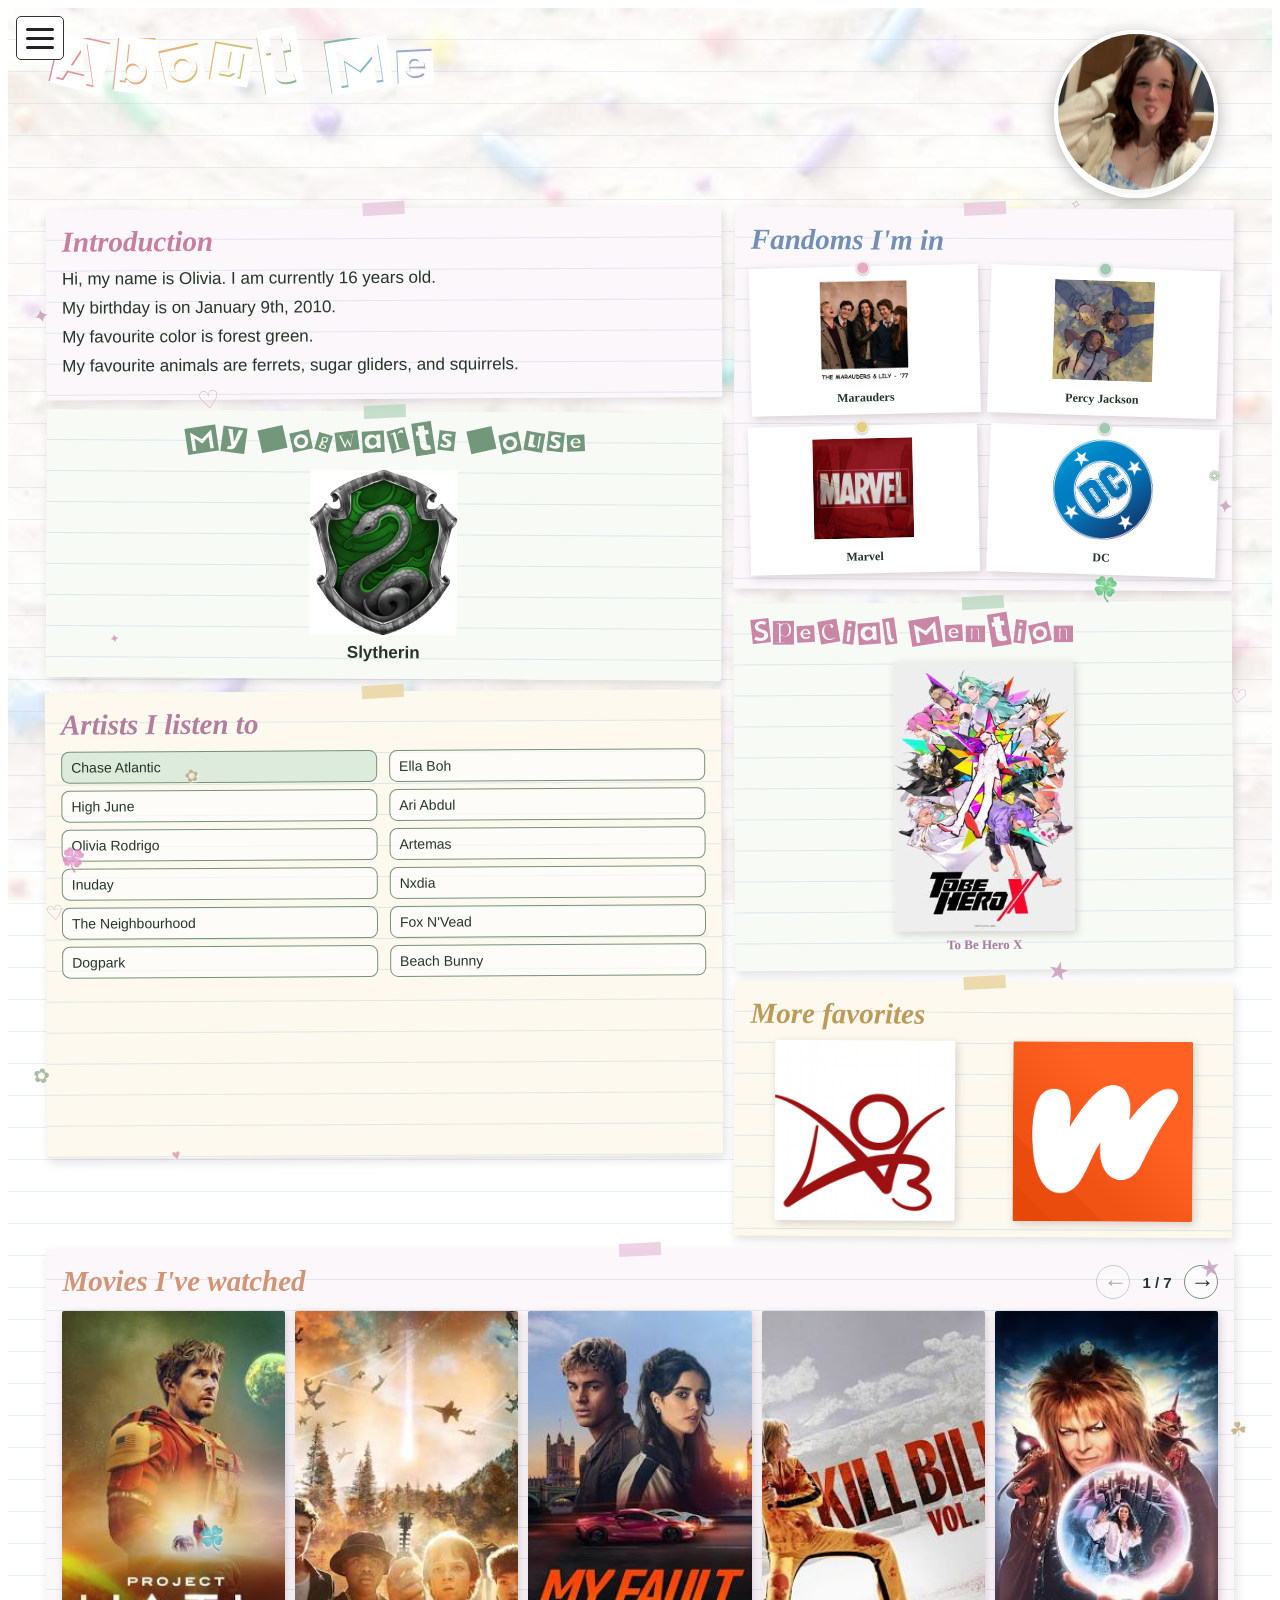
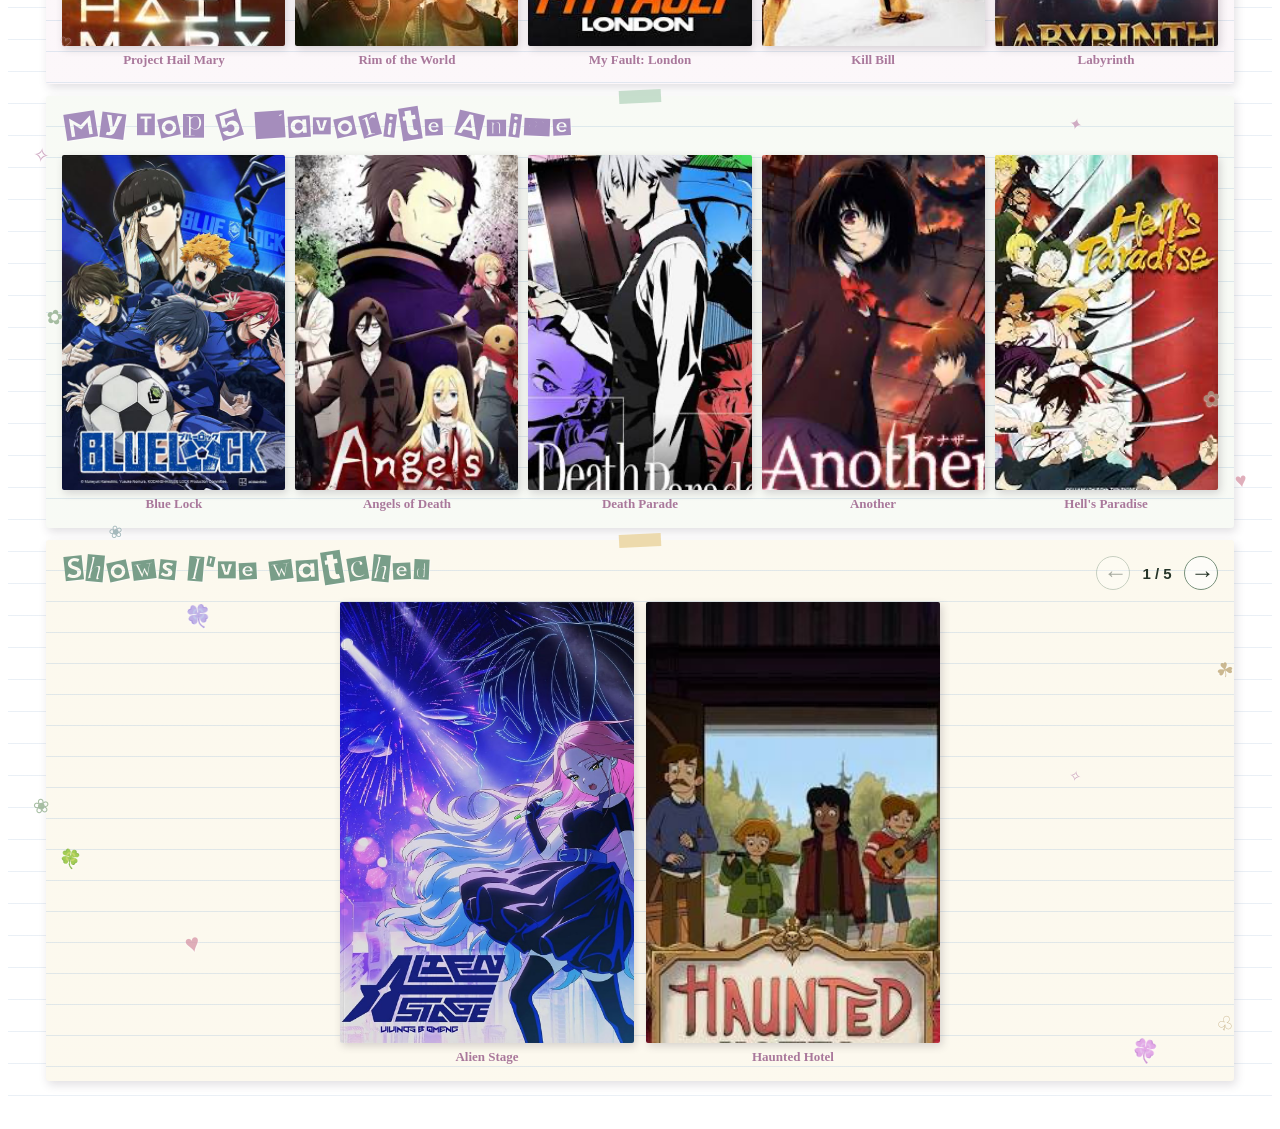
<file: about.html>
<!DOCTYPE html>
<html lang="en">
<head>
<title>About Me | My Wonderland</title>
<meta charset="UTF-8">
<meta name="viewport" content="width=device-width, initial-scale=1">
<link rel="stylesheet" href="style.css">
</head>
<body>

<div class="menu">
  <button class="menu-toggle" type="button" aria-label="Open menu" aria-expanded="false" aria-controls="site-menu">
    <span></span>
    <span></span>
    <span></span>
  </button>
  <nav id="site-menu" class="menu-panel" aria-label="Main menu" hidden>
    <a href="index.html">Home</a>
    <a href="about.html" aria-current="page">About me</a>
    <a href="travel.html">Travel</a>
    <a href="projects.html">My projects</a>
    <a href="skills.html">My skills and courses</a>
    <a href="scrapbook.html">My scrapbook</a>
    <a href="activities.html">Interactive activities</a>
    <a href="cool-things.html">Cool Things</a>
    <a href="contact.html">Contact me</a>
  </nav>
</div>

<main class="about-page" aria-labelledby="about-title">
  <div class="about-heading">
    <h1 id="about-title">About Me</h1>
    <div class="about-profile" tabindex="0" aria-label="Olivia Star Westley, age 16">
      <img src="me.JPG" alt="Olivia">
      <div class="profile-popouts">
        <p>Olivia Star Westley</p>
        <p>Age 16</p>
      </div>
    </div>
  </div>

  <div class="about-scrapbook-stickers" aria-hidden="true">
    <span>✦</span><span>♡</span><span>✿</span><span>☘</span>
    <span>✧</span><span>♥</span><span>❀</span><span>♧</span>
    <span>✦</span><span>♡</span><span>✿</span><span>☘</span>
    <span>✧</span><span>♡</span><span>🍀</span><span>✿</span>
    <span>★</span><span>♥</span><span>❀</span><span>🍀</span>
    <span>✦</span><span>♡</span><span>✿</span><span>🍀</span>
    <span>✧</span><span>♥</span><span>❁</span><span>🍀</span>
    <span>★</span><span>♡</span><span>✿</span><span>🍀</span>
    <span>✦</span><span>♥</span><span>❀</span><span>🍀</span>
  </div>

  <div class="about-content">
    <div class="about-left-column">
      <section class="about-card introduction-card" aria-labelledby="introduction-title">
        <h2 id="introduction-title">Introduction</h2>
        <p>Hi, my name is Olivia. I am currently 16 years old.</p>
        <p>My birthday is on January 9th, 2010.</p>
        <p>My favourite color is forest green.</p>
        <p>My favourite animals are ferrets, sugar gliders, and squirrels.</p>
      </section>

      <section class="about-card house-card" aria-labelledby="house-title">
        <h2 id="house-title">My Hogwarts House</h2>
        <img class="house-crest" src="slytherin-crest.png" alt="Slytherin house crest">
        <p>Slytherin</p>
      </section>

      <section class="about-card artists-card" aria-labelledby="artists-title">
        <h2 id="artists-title">Artists I listen to</h2>
        <ul class="artist-list">
          <li><button class="artist-button" type="button" data-track="28jyMOvRd82hQp95Z9ftXw" aria-pressed="true">Chase Atlantic</button></li>
          <li><button class="artist-button" type="button" data-track="0PqnLIwJi5ikmE53xvoPl4" aria-pressed="false">Ella Boh</button></li>
          <li><button class="artist-button" type="button" data-track="3G2XKfUqiTDlazLOJSXReX" aria-pressed="false">High June</button></li>
          <li><button class="artist-button" type="button" data-track="2p646IXQ5NldzSmZmpHqC1" aria-pressed="false">Ari Abdul</button></li>
          <li><button class="artist-button" type="button" data-track="2gyxAWHebV7xPYVxqoi86f" aria-pressed="false">Olivia Rodrigo</button></li>
          <li><button class="artist-button" type="button" data-track="7bn5nXdatftk0CHSrd7NHQ" aria-pressed="false">Artemas</button></li>
          <li><button class="artist-button" type="button" data-track="3hf8lUfv5FK67HfPwVrjh6" aria-pressed="false">Inuday</button></li>
          <li><button class="artist-button" type="button" data-track="062xVECDI7YZqOgdEtWlVs" aria-pressed="false">Nxdia</button></li>
          <li><button class="artist-button" type="button" data-track="113xf7t4qNM7038YJvauik" aria-pressed="false">The Neighbourhood</button></li>
          <li><button class="artist-button" type="button" data-track="7JVFWqMF0qCgAlG6CLLnaG" aria-pressed="false">Fox N'Vead</button></li>
          <li><button class="artist-button" type="button" data-track="6Gc0l6Uv36oZ60RfXdstSo" aria-pressed="false">Dogpark</button></li>
          <li><button class="artist-button" type="button" data-track="7FwNMwUTmuG9foVKIs6vQi" aria-pressed="false">Beach Bunny</button></li>
        </ul>
        <iframe
          class="spotify-player"
          title="Spotify track player"
          src="https://open.spotify.com/embed/track/28jyMOvRd82hQp95Z9ftXw?utm_source=generator"
          width="100%"
          height="152"
          frameborder="0"
          allow="autoplay; clipboard-write; encrypted-media; fullscreen; picture-in-picture"
          loading="lazy"
        ></iframe>
      </section>
    </div>

    <div class="about-right-column">
      <section class="about-card fandom-card" aria-labelledby="fandoms-title">
        <h2 id="fandoms-title">Fandoms I'm in</h2>
        <div class="fandom-grid">
          <article class="fandom-tile">
            <img class="fandom-image" src="marauders.png" alt="The Marauders and Lily">
            <p>Marauders</p>
          </article>
          <article class="fandom-tile">
            <img class="fandom-image" src="percy-jackson.png" alt="Percy Jackson characters">
            <p>Percy Jackson</p>
          </article>
          <article class="fandom-tile">
            <img class="fandom-image" src="fandom-marvel.png" alt="Marvel logo">
            <p>Marvel</p>
          </article>
          <article class="fandom-tile">
            <img class="fandom-image" src="fandom-dc.png" alt="DC logo">
            <p>DC</p>
          </article>
        </div>
      </section>
      <section class="about-card anime-card special-mention-card" aria-labelledby="anime-special-title">
        <h2 id="anime-special-title">Special Mention</h2>
        <div class="anime-grid special-mention-grid">
          <article class="movie-tile">
            <img class="movie-poster" src="anime-to-be-hero-x.png" alt="To Be Hero X poster">
            <h3>To Be Hero X</h3>
          </article>
        </div>
      </section>
      <section class="about-card extra-images-card" aria-labelledby="extra-images-title">
        <h2 id="extra-images-title">More favorites</h2>
        <div class="extra-images-grid">
          <img src="extra-logo-red.png" alt="Red logo">
          <img src="extra-logo-orange.png" alt="Orange logo">
        </div>
      </section>
    </div>
  </div>

  <section class="about-card movies-card" aria-labelledby="movies-title">
    <div class="movies-heading">
      <h2 id="movies-title">Movies I've watched</h2>
      <div class="movie-controls" aria-label="Movie pages">
        <button class="movie-page-button" type="button" data-movie-direction="-1" aria-label="Previous movies" disabled>&larr;</button>
        <span class="movie-page-status" aria-live="polite">1 / 2</span>
        <button class="movie-page-button" type="button" data-movie-direction="1" aria-label="Next movies">&rarr;</button>
      </div>
    </div>
    <div class="movie-carousel" aria-live="polite">
      <div class="movie-page" data-movie-page="0">
        <article class="movie-tile">
          <img class="movie-poster" src="project hail mary.jpeg" alt="Project Hail Mary poster">
          <h3>Project Hail Mary</h3>
        </article>
        <article class="movie-tile">
          <img class="movie-poster" src="rim of the world.jpeg" alt="Rim of the World poster">
          <h3>Rim of the World</h3>
        </article>
        <article class="movie-tile">
          <img class="movie-poster" src="my fault london.jpeg" alt="My Fault: London poster">
          <h3>My Fault: London</h3>
        </article>
        <article class="movie-tile">
          <img class="movie-poster" src="kill bill.jpeg" alt="Kill Bill poster">
          <h3>Kill Bill</h3>
        </article>
        <article class="movie-tile">
          <img class="movie-poster" src="labyrinth.jpeg" alt="Labyrinth poster">
          <h3>Labyrinth</h3>
        </article>
      </div>
      <div class="movie-page" data-movie-page="1" hidden>
        <article class="movie-tile">
          <img class="movie-poster" src="fantastic MR fox.jpeg" alt="Fantastic Mr. Fox poster">
          <h3>Fantastic Mr. Fox</h3>
        </article>
        <article class="movie-tile">
          <img class="movie-poster" src="isle of dog.jpeg" alt="Isle of Dogs poster">
          <h3>Isle of Dogs</h3>
        </article>
        <article class="movie-tile">
          <img class="movie-poster" src="interstellar.jpeg" alt="Interstellar poster">
          <h3>Interstellar</h3>
        </article>
        <article class="movie-tile">
          <img class="movie-poster" src="beautiful boy.jpeg" alt="Beautiful Boy poster">
          <h3>Beautiful Boy</h3>
        </article>
        <article class="movie-tile">
          <img class="movie-poster" src="aftersun.jpeg" alt="Aftersun poster">
          <h3>Aftersun</h3>
        </article>
      </div>
      <div class="movie-page" data-movie-page="2" hidden>
        <article class="movie-tile">
          <img class="movie-poster" src="Unknown.jpeg" alt="Ladies First poster">
          <h3>Ladies First</h3>
        </article>
        <article class="movie-tile">
          <img class="movie-poster" src="Unknown-1.jpeg" alt="The Godfather poster">
          <h3>The Godfather</h3>
        </article>
        <article class="movie-tile">
          <img class="movie-poster" src="Unknown-2.jpeg" alt="Little Miss Sunshine poster">
          <h3>Little Miss Sunshine</h3>
        </article>
        <article class="movie-tile">
          <img class="movie-poster" src="Unknown-3.jpeg" alt="It's Kind of a Funny Story poster">
          <h3>It's Kind of a Funny Story</h3>
        </article>
        <article class="movie-tile">
          <img class="movie-poster" src="Unknown-4.jpeg" alt="Hercules poster">
          <h3>Hercules</h3>
        </article>
      </div>
      <div class="movie-page" data-movie-page="3" hidden>
        <article class="movie-tile">
          <img class="movie-poster" src="Unknown-5.jpeg" alt="Coraline poster">
          <h3>Coraline</h3>
        </article>
        <article class="movie-tile">
          <img class="movie-poster" src="Unknown-6.jpeg" alt="Tall Girl poster">
          <h3>Tall Girl</h3>
        </article>
        <article class="movie-tile">
          <img class="movie-poster" src="Unknown-7.jpeg" alt="The Boy in the Striped Pyjamas poster">
          <h3>The Boy in the Striped Pyjamas</h3>
        </article>
        <article class="movie-tile">
          <img class="movie-poster" src="Unknown-8.jpeg" alt="Euphoria poster">
          <h3>Euphoria</h3>
        </article>
        <article class="movie-tile">
          <img class="movie-poster" src="Unknown-9.jpeg" alt="Five Feet Apart poster">
          <h3>Five Feet Apart</h3>
        </article>
      </div>
      <div class="movie-page" data-movie-page="4" hidden>
        <article class="movie-tile">
          <img class="movie-poster" src="Unknown-10.jpeg" alt="The Green Mile poster">
          <h3>The Green Mile</h3>
        </article>
        <article class="movie-tile">
          <img class="movie-poster" src="Unknown-12.jpeg" alt="Dead Poets Society poster">
          <h3>Dead Poets Society</h3>
        </article>
        <article class="movie-tile">
          <img class="movie-poster" src="Unknown-13.jpeg" alt="Lady Bird poster">
          <h3>Lady Bird</h3>
        </article>
        <article class="movie-tile">
          <img class="movie-poster" src="Unknown-14.jpeg" alt="I Believe in Unicorns poster">
          <h3>I Believe in Unicorns</h3>
        </article>
        <article class="movie-tile">
          <img class="movie-poster" src="Unknown-15.jpeg" alt="The Notebook poster">
          <h3>The Notebook</h3>
        </article>
      </div>
      <div class="movie-page" data-movie-page="5" hidden>
        <article class="movie-tile">
          <img class="movie-poster" src="Unknown-16.jpeg" alt="He's Just Not That Into You poster">
          <h3>He's Just Not That Into You</h3>
        </article>
        <article class="movie-tile">
          <img class="movie-poster" src="Unknown-17.jpeg" alt="But I'm a Cheerleader poster">
          <h3>But I'm a Cheerleader</h3>
        </article>
        <article class="movie-tile">
          <img class="movie-poster" src="Unknown-18.jpeg" alt="Good Will Hunting poster">
          <h3>Good Will Hunting</h3>
        </article>
        <article class="movie-tile">
          <img class="movie-poster" src="Unknown-19.jpeg" alt="A Good Person poster">
          <h3>A Good Person</h3>
        </article>
        <article class="movie-tile">
          <img class="movie-poster" src="images.jpeg" alt="Little Women poster">
          <h3>Little Women</h3>
        </article>
      </div>
      <div class="movie-page" data-movie-page="6" hidden>
        <article class="movie-tile">
          <img class="movie-poster" src="images-1.jpeg" alt="Bottoms poster">
          <h3>Bottoms</h3>
        </article>
        <article class="movie-tile">
          <img class="movie-poster" src="images-2.jpeg" alt="Gia poster">
          <h3>Gia</h3>
        </article>
        <article class="movie-tile">
          <img class="movie-poster" src="perks of being a wallflower.jpeg" alt="The Perks of Being a Wallflower poster">
          <h3>The Perks of Being a Wallflower</h3>
        </article>
      </div>
    </div>
  </section>

  <section class="about-card anime-card" aria-labelledby="anime-title">
    <h2 id="anime-title">My Top 5 Favorite Anime</h2>
    <div class="anime-grid">
      <article class="movie-tile">
        <img class="movie-poster" src="anime-blue-lock.png" alt="Blue Lock poster">
        <h3>Blue Lock</h3>
      </article>
      <article class="movie-tile">
        <img class="movie-poster" src="anime-angels-of-death.png" alt="Angels of Death poster">
        <h3>Angels of Death</h3>
      </article>
      <article class="movie-tile">
        <img class="movie-poster" src="anime-death-parade.png" alt="Death Parade poster">
        <h3>Death Parade</h3>
      </article>
      <article class="movie-tile">
        <img class="movie-poster" src="anime-another.png" alt="Another poster">
        <h3>Another</h3>
      </article>
      <article class="movie-tile">
        <img class="movie-poster" src="anime-hells-paradise.png" alt="Hell's Paradise poster">
        <h3>Hell's Paradise</h3>
      </article>
    </div>
  </section>

  <section class="about-card shows-card" aria-labelledby="shows-title">
    <div class="shows-heading">
      <h2 id="shows-title">Shows I've watched</h2>
      <div class="movie-controls" aria-label="Show pages">
        <button class="movie-page-button" type="button" data-show-direction="-1" aria-label="Previous shows" disabled>&larr;</button>
        <span class="shows-page-status" aria-live="polite">1 / 5</span>
        <button class="movie-page-button" type="button" data-show-direction="1" aria-label="Next shows">&rarr;</button>
      </div>
    </div>
    <div class="shows-carousel" aria-live="polite">
      <div class="shows-page" hidden>
        <article class="movie-tile">
          <img class="movie-poster" src="show-alien-stage.jpg" alt="Alien Stage poster">
          <h3>Alien Stage</h3>
        </article>
        <article class="movie-tile">
          <img class="movie-poster" src="show-haunted.jpg" alt="Haunted Hotel poster">
          <h3>Haunted Hotel</h3>
        </article>
      </div>
      <div class="shows-page" hidden>
        <article class="movie-tile">
          <img class="movie-poster" src="show-invincible.jpg" alt="Invincible poster">
          <h3>Invincible</h3>
        </article>
        <article class="movie-tile">
          <img class="movie-poster" src="show-amazing-digital-circus.jpg" alt="The Amazing Digital Circus poster">
          <h3>The Amazing Digital Circus</h3>
        </article>
      </div>
      <div class="shows-page" hidden>
        <article class="movie-tile">
          <img class="movie-poster" src="show-the-boys.jpg" alt="The Boys poster">
          <h3>The Boys</h3>
        </article>
        <article class="movie-tile">
          <img class="movie-poster" src="show-title-needed.jpg" alt="The Mighty Nein poster">
          <h3>The Mighty Nein</h3>
        </article>
      </div>
      <div class="shows-page" hidden>
        <article class="movie-tile">
          <img class="movie-poster" src="show-the-good-place.jpg" alt="The Good Place poster">
          <h3>The Good Place</h3>
        </article>
        <article class="movie-tile">
          <img class="movie-poster" src="show-sterling-point.jpg" alt="Sterling Point poster">
          <h3>Sterling Point</h3>
        </article>
      </div>
      <div class="shows-page" hidden>
        <article class="movie-tile">
          <img class="movie-poster" src="show-little-drummer-girl.jpg" alt="The Little Drummer Girl poster">
          <h3>The Little Drummer Girl</h3>
        </article>
        <article class="movie-tile">
          <img class="movie-poster" src="show-legend-of-vox-machina.jpg" alt="The Legend of Vox Machina poster">
          <h3>The Legend of Vox Machina</h3>
        </article>
      </div>
    </div>
  </section>
</main>

<script src="script.js"></script>
</body>
</html>
</file>
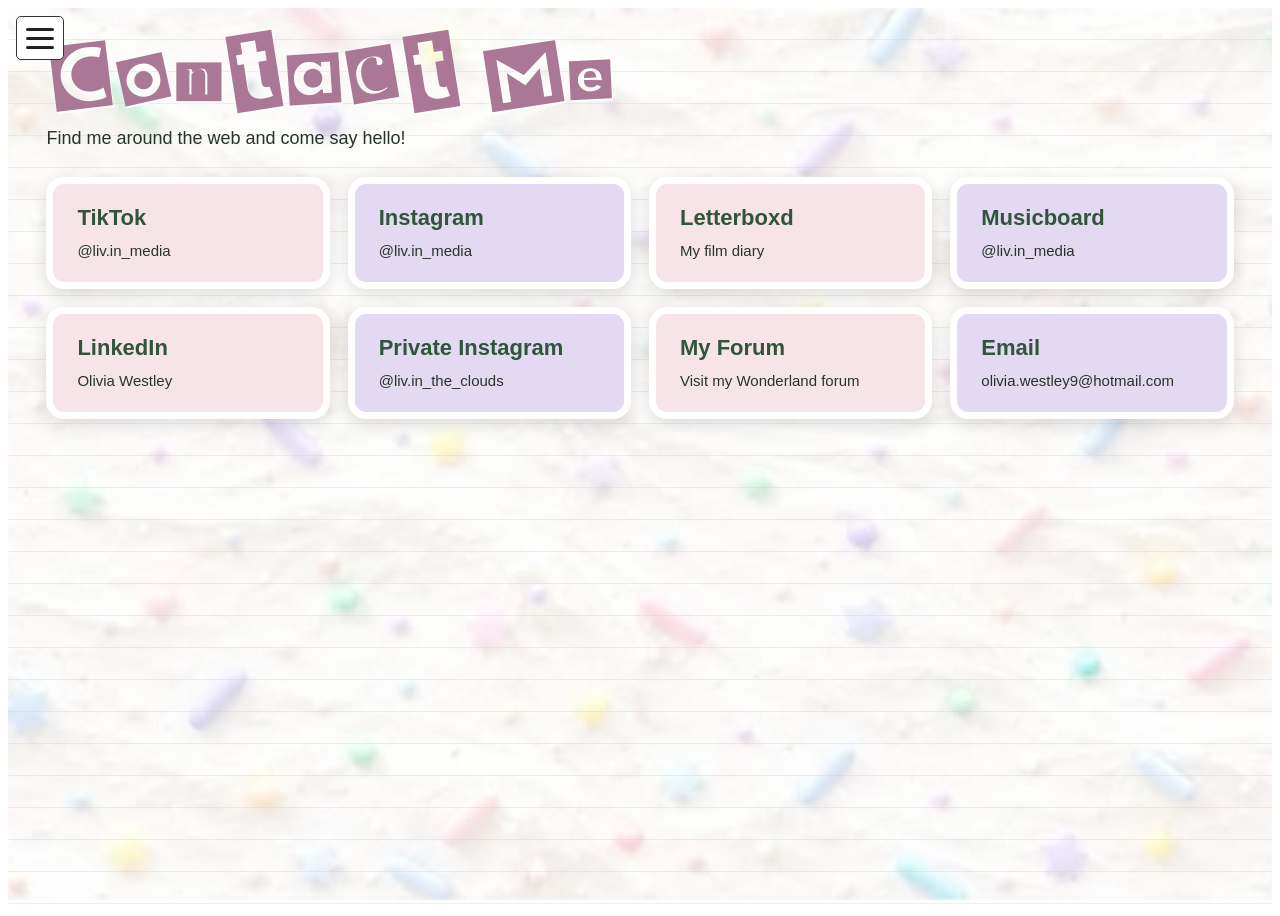
<file: contact.html>
<!DOCTYPE html>
<html lang="en">
<head>
<title>Contact Me | My Wonderland</title>
<meta charset="UTF-8">
<meta name="viewport" content="width=device-width, initial-scale=1">
<link rel="stylesheet" href="style.css">
</head>
<body>

<div class="menu">
  <button class="menu-toggle" type="button" aria-label="Open menu" aria-expanded="false" aria-controls="site-menu">
    <span></span>
    <span></span>
    <span></span>
  </button>
  <nav id="site-menu" class="menu-panel" aria-label="Main menu" hidden>
    <a href="index.html">Home</a>
    <a href="about.html">About me</a>
    <a href="travel.html">Travel</a>
    <a href="projects.html">My projects</a>
    <a href="skills.html">My skills and courses</a>
    <a href="scrapbook.html">My scrapbook</a>
    <a href="activities.html">Interactive activities</a>
    <a href="cool-things.html">Cool Things</a>
    <a href="contact.html" aria-current="page">Contact me</a>
  </nav>
</div>

<main class="about-page collection-page contact-page" aria-labelledby="contact-title">
  <header class="collection-heading">
    <h1 id="contact-title">Contact Me</h1>
    <p>Find me around the web and come say hello!</p>
  </header>
  <section class="contact-links" aria-label="My social media and websites">
    <a class="contact-link tiktok-link" href="https://www.tiktok.com/@liv.in_media?is_from_webapp=1&amp;sender_device=pc" target="_blank" rel="noopener">
      <span class="contact-platform">TikTok</span>
      <span class="contact-handle">@liv.in_media</span>
    </a>
    <a class="contact-link instagram-link" href="https://www.instagram.com/liv.in_media?exln=MW5odXRsdTE0ZWN4bQ%3D%3D&amp;utm_source=qr" target="_blank" rel="noopener">
      <span class="contact-platform">Instagram</span>
      <span class="contact-handle">@liv.in_media</span>
    </a>
    <a class="contact-link letterboxd-link" href="https://boxd.it/lixUx" target="_blank" rel="noopener">
      <span class="contact-platform">Letterboxd</span>
      <span class="contact-handle">My film diary</span>
    </a>
    <a class="contact-link musicboard-link" href="https://musicboard.app/liv.in_media?rel=options" target="_blank" rel="noopener">
      <span class="contact-platform">Musicboard</span>
      <span class="contact-handle">@liv.in_media</span>
    </a>
    <a class="contact-link linkedin-link" href="https://www.linkedin.com/in/olivia-westley-b21a87418" target="_blank" rel="noopener">
      <span class="contact-platform">LinkedIn</span>
      <span class="contact-handle">Olivia Westley</span>
    </a>
    <a class="contact-link private-instagram-link" href="https://www.instagram.com/liv.in_the_clouds?vrfl=MTlvaGw0YjlkMDk2ZQ%3D%3D&amp;utm_source=qr" target="_blank" rel="noopener">
      <span class="contact-platform">Private Instagram</span>
      <span class="contact-handle">@liv.in_the_clouds</span>
    </a>
    <a class="contact-link forum-contact-link" href="https://wonderland1.bbs.fc2.com/" target="_blank" rel="noopener">
      <span class="contact-platform">My Forum</span>
      <span class="contact-handle">Visit my Wonderland forum</span>
    </a>
    <a class="contact-link email-link" href="mailto:olivia.westley9@hotmail.com">
      <span class="contact-platform">Email</span>
      <span class="contact-handle">olivia.westley9@hotmail.com</span>
    </a>
  </section>
</main>

<script src="script.js"></script>
</body>
</html>
</file>
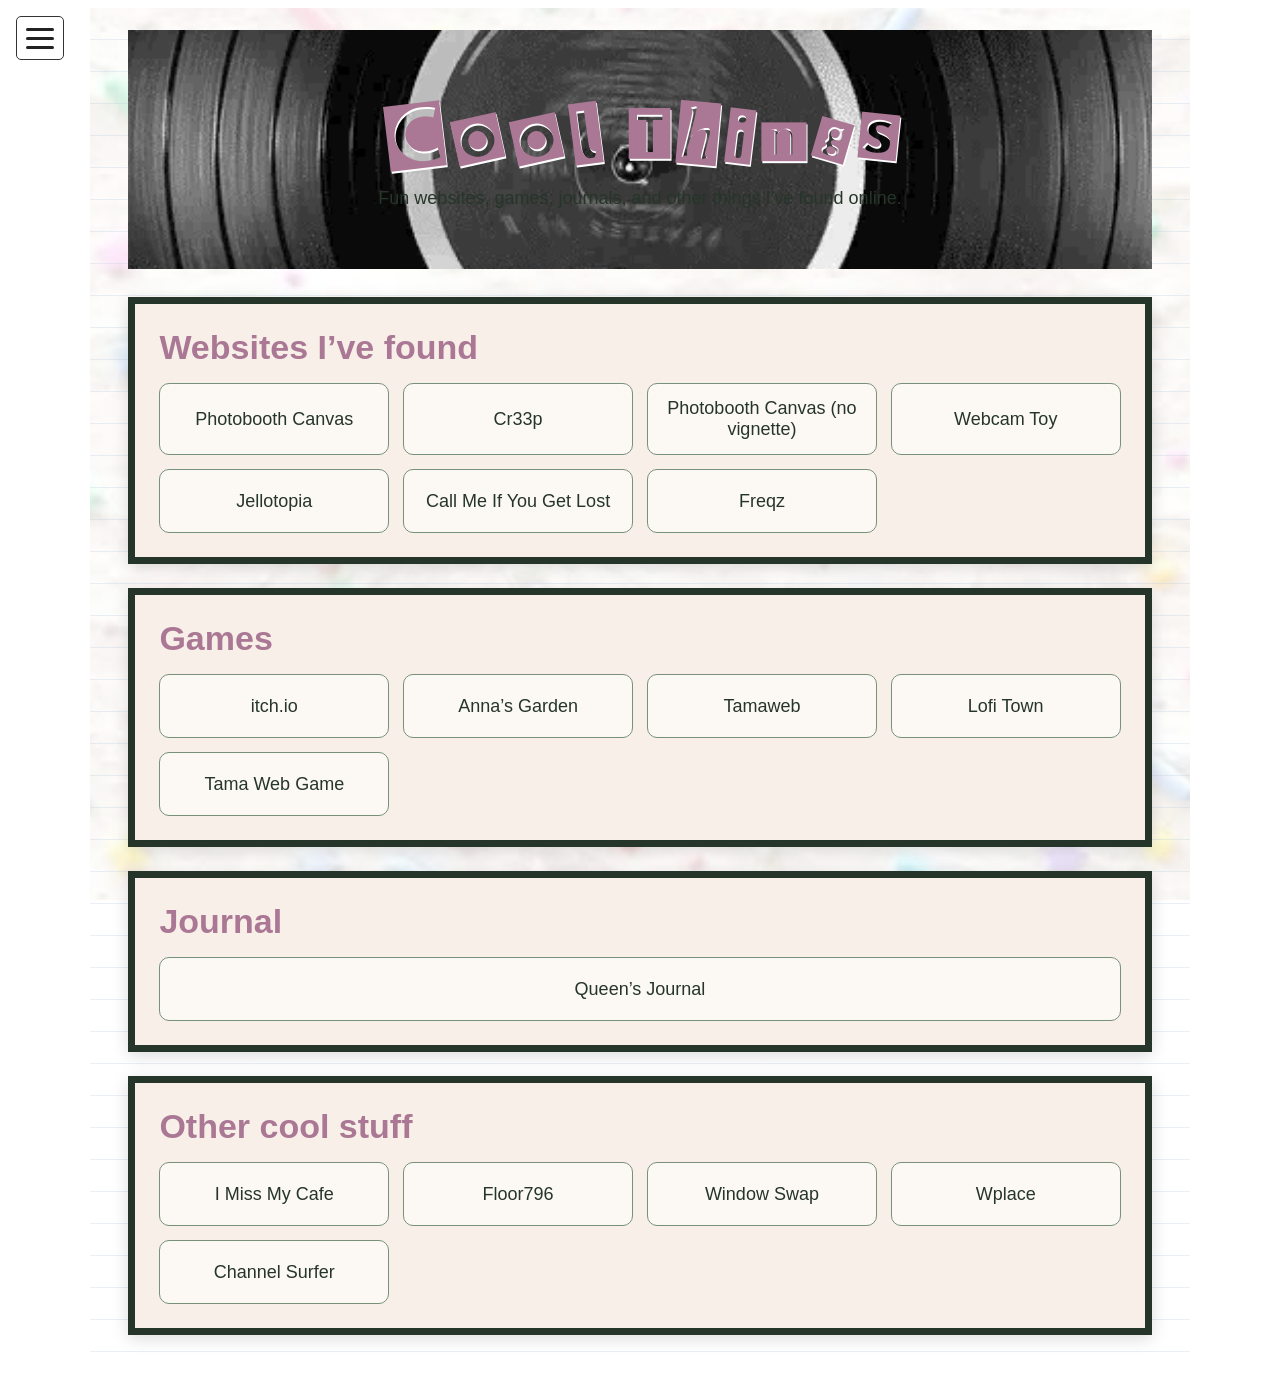
<file: cool-things.html>
<!DOCTYPE html>
<html lang="en">
<head>
<title>Cool Things | My Wonderland</title>
<meta charset="UTF-8">
<meta name="viewport" content="width=device-width, initial-scale=1">
<link rel="stylesheet" href="style.css">
</head>
<body>

<div class="menu">
  <button class="menu-toggle" type="button" aria-label="Open menu" aria-expanded="false" aria-controls="site-menu">
    <span></span>
    <span></span>
    <span></span>
  </button>
  <nav id="site-menu" class="menu-panel" aria-label="Main menu" hidden>
    <a href="index.html">Home</a>
    <a href="about.html">About me</a>
    <a href="travel.html">Travel</a>
    <a href="projects.html">My projects</a>
    <a href="skills.html">My skills and courses</a>
    <a href="scrapbook.html">My scrapbook</a>
    <a href="activities.html">Interactive activities</a>
    <a href="cool-things.html" aria-current="page">Cool Things</a>
    <a href="contact.html">Contact me</a>
  </nav>
</div>

<main class="about-page collection-page cool-things-page" aria-labelledby="cool-things-title">
  <header class="collection-heading">
    <h1 id="cool-things-title">Cool Things</h1>
    <p>Fun websites, games, journals, and other things I’ve found online.</p>
  </header>

  <section class="cool-things-section" aria-labelledby="websites-title">
    <h2 id="websites-title">Websites I’ve found</h2>
    <div class="cool-things-grid">
      <a class="cool-thing-link" href="https://photobooth-io.cc/canvas6.html#google_vignette" target="_blank" rel="noopener">Photobooth Canvas</a>
      <a class="cool-thing-link" href="https://try-froggery.itch.io/cr33p" target="_blank" rel="noopener">Cr33p</a>
      <a class="cool-thing-link" href="https://photobooth-io.cc/canvas6.html" target="_blank" rel="noopener">Photobooth Canvas (no vignette)</a>
      <a class="cool-thing-link" href="https://webcamtoy.com/#google_vignette" target="_blank" rel="noopener">Webcam Toy</a>
      <a class="cool-thing-link" href="https://jellotopia.com/" target="_blank" rel="noopener">Jellotopia</a>
      <a class="cool-thing-link" href="https://ntho6.github.io/CMIYGL/" target="_blank" rel="noopener">Call Me If You Get Lost</a>
      <a class="cool-thing-link" href="https://freqz.net/" target="_blank" rel="noopener">Freqz</a>
    </div>
  </section>

  <section class="cool-things-section" aria-labelledby="games-title">
    <h2 id="games-title">Games</h2>
    <div class="cool-things-grid">
      <a class="cool-thing-link" href="https://itch.io/" target="_blank" rel="noopener">itch.io</a>
      <a class="cool-thing-link" href="https://annasgarden.vercel.app/" target="_blank" rel="noopener">Anna’s Garden</a>
      <a class="cool-thing-link" href="https://autosam.github.io/Tamaweb/" target="_blank" rel="noopener">Tamaweb</a>
      <a class="cool-thing-link" href="https://app.lofi.town/" target="_blank" rel="noopener">Lofi Town</a>
      <a class="cool-thing-link" href="https://tamawebgame.github.io/" target="_blank" rel="noopener">Tama Web Game</a>
    </div>
  </section>

  <section class="cool-things-section" aria-labelledby="journal-title">
    <h2 id="journal-title">Journal</h2>
    <div class="cool-things-grid">
      <a class="cool-thing-link" href="https://queensjournal.app/" target="_blank" rel="noopener">Queen’s Journal</a>
    </div>
  </section>

  <section class="cool-things-section" aria-labelledby="other-cool-stuff-title">
    <h2 id="other-cool-stuff-title">Other cool stuff</h2>
    <div class="cool-things-grid">
      <a class="cool-thing-link" href="https://imissmycafe.com/" target="_blank" rel="noopener">I Miss My Cafe</a>
      <a class="cool-thing-link" href="https://floor796.com/#b1l1,495,1008" target="_blank" rel="noopener">Floor796</a>
      <a class="cool-thing-link" href="https://www.window-swap.com/" target="_blank" rel="noopener">Window Swap</a>
      <a class="cool-thing-link" href="https://wplace.live/" target="_blank" rel="noopener">Wplace</a>
      <a class="cool-thing-link" href="https://channelsurfer.tv/?ch=46" target="_blank" rel="noopener">Channel Surfer</a>
    </div>
  </section>
</main>

<script src="script.js"></script>
</body>
</html>
</file>
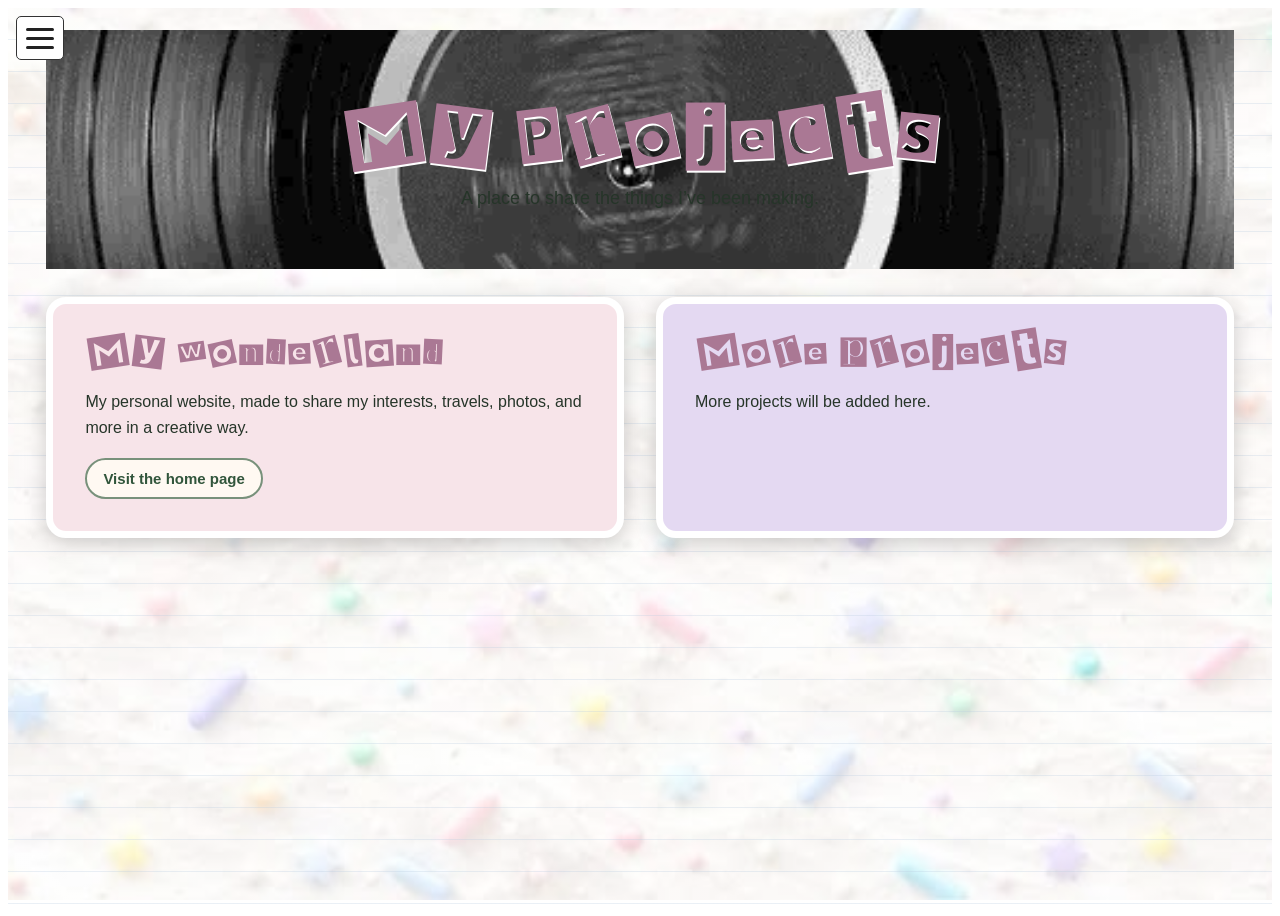
<file: projects.html>
<!DOCTYPE html>
<html lang="en">
<head>
<title>My Projects | My Wonderland</title>
<meta charset="UTF-8">
<meta name="viewport" content="width=device-width, initial-scale=1">
<link rel="stylesheet" href="style.css">
</head>
<body>

<div class="menu">
  <button class="menu-toggle" type="button" aria-label="Open menu" aria-expanded="false" aria-controls="site-menu">
    <span></span>
    <span></span>
    <span></span>
  </button>
  <nav id="site-menu" class="menu-panel" aria-label="Main menu" hidden>
    <a href="index.html">Home</a>
    <a href="about.html">About me</a>
    <a href="travel.html">Travel</a>
    <a href="projects.html" aria-current="page">My projects</a>
    <a href="skills.html">My skills and courses</a>
    <a href="scrapbook.html">My scrapbook</a>
    <a href="activities.html">Interactive activities</a>
    <a href="cool-things.html">Cool Things</a>
    <a href="contact.html">Contact me</a>
  </nav>
</div>

<main class="about-page collection-page" aria-labelledby="projects-title">
  <header class="collection-heading">
    <h1 id="projects-title">My Projects</h1>
    <p>A place to share the things I’ve been making.</p>
  </header>
  <section class="collection-grid" aria-label="Projects">
    <article class="collection-card">
      <h2>My Wonderland</h2>
      <p>My personal website, made to share my interests, travels, photos, and more in a creative way.</p>
      <a class="collection-link" href="index.html">Visit the home page</a>
    </article>
    <article class="collection-card collection-card-secondary">
      <h2>More projects</h2>
      <p>More projects will be added here.</p>
    </article>
  </section>
</main>

<script src="script.js"></script>
</body>
</html>
</file>
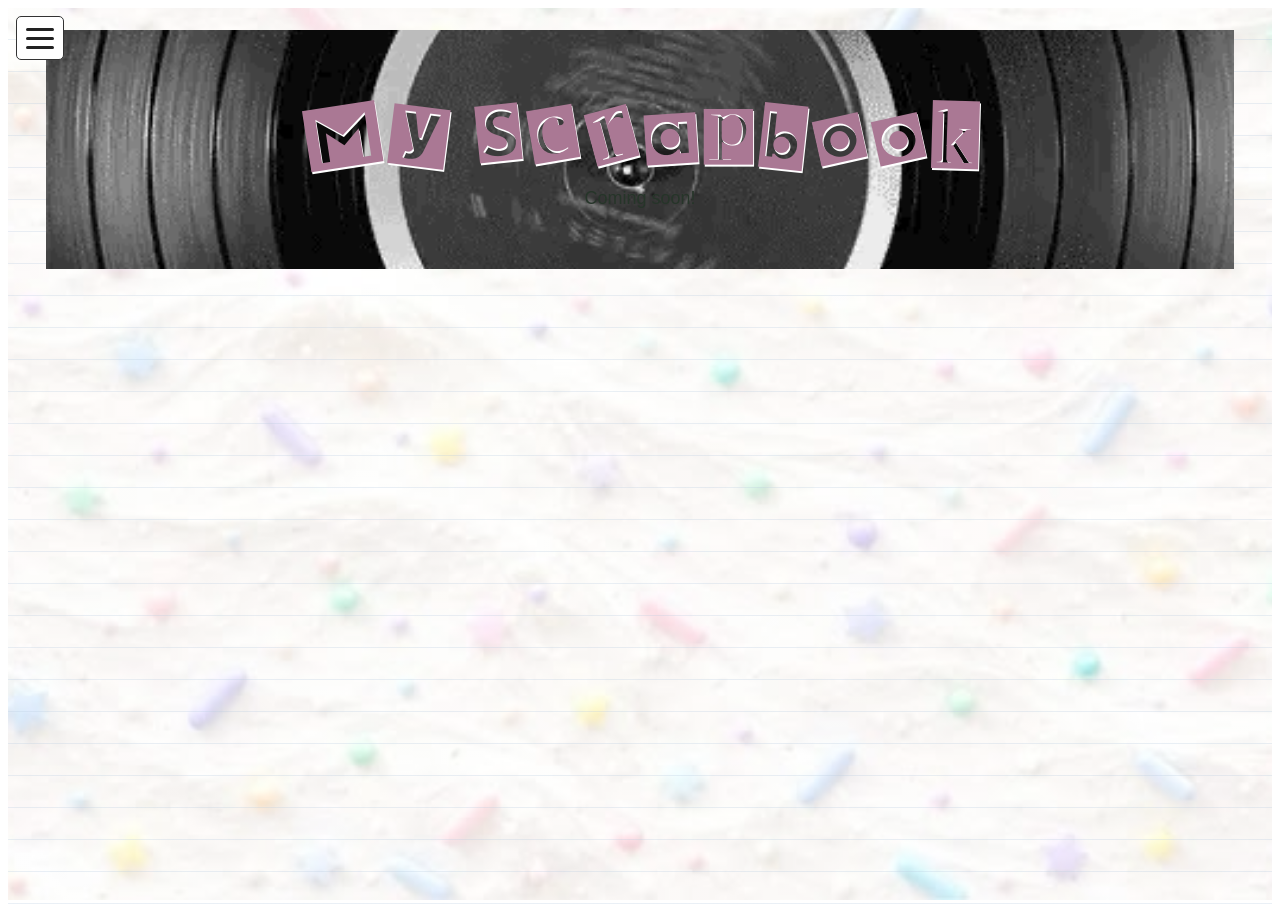
<file: scrapbook.html>
<!DOCTYPE html>
<html lang="en">
<head>
<title>My Scrapbook | My Wonderland</title>
<meta charset="UTF-8">
<meta name="viewport" content="width=device-width, initial-scale=1">
<link rel="stylesheet" href="style.css">
</head>
<body>

<div class="menu">
  <button class="menu-toggle" type="button" aria-label="Open menu" aria-expanded="false" aria-controls="site-menu">
    <span></span>
    <span></span>
    <span></span>
  </button>
  <nav id="site-menu" class="menu-panel" aria-label="Main menu" hidden>
    <a href="index.html">Home</a>
    <a href="about.html">About me</a>
    <a href="travel.html">Travel</a>
    <a href="projects.html">My projects</a>
    <a href="skills.html">My skills and courses</a>
    <a href="scrapbook.html" aria-current="page">My scrapbook</a>
    <a href="activities.html">Interactive activities</a>
    <a href="cool-things.html">Cool Things</a>
    <a href="contact.html">Contact me</a>
  </nav>
</div>

<main class="about-page collection-page" aria-labelledby="scrapbook-title">
  <header class="collection-heading">
    <h1 id="scrapbook-title">My Scrapbook</h1>
    <p>Coming soon!</p>
  </header>
</main>

<script src="script.js"></script>
</body>
</html>
</file>
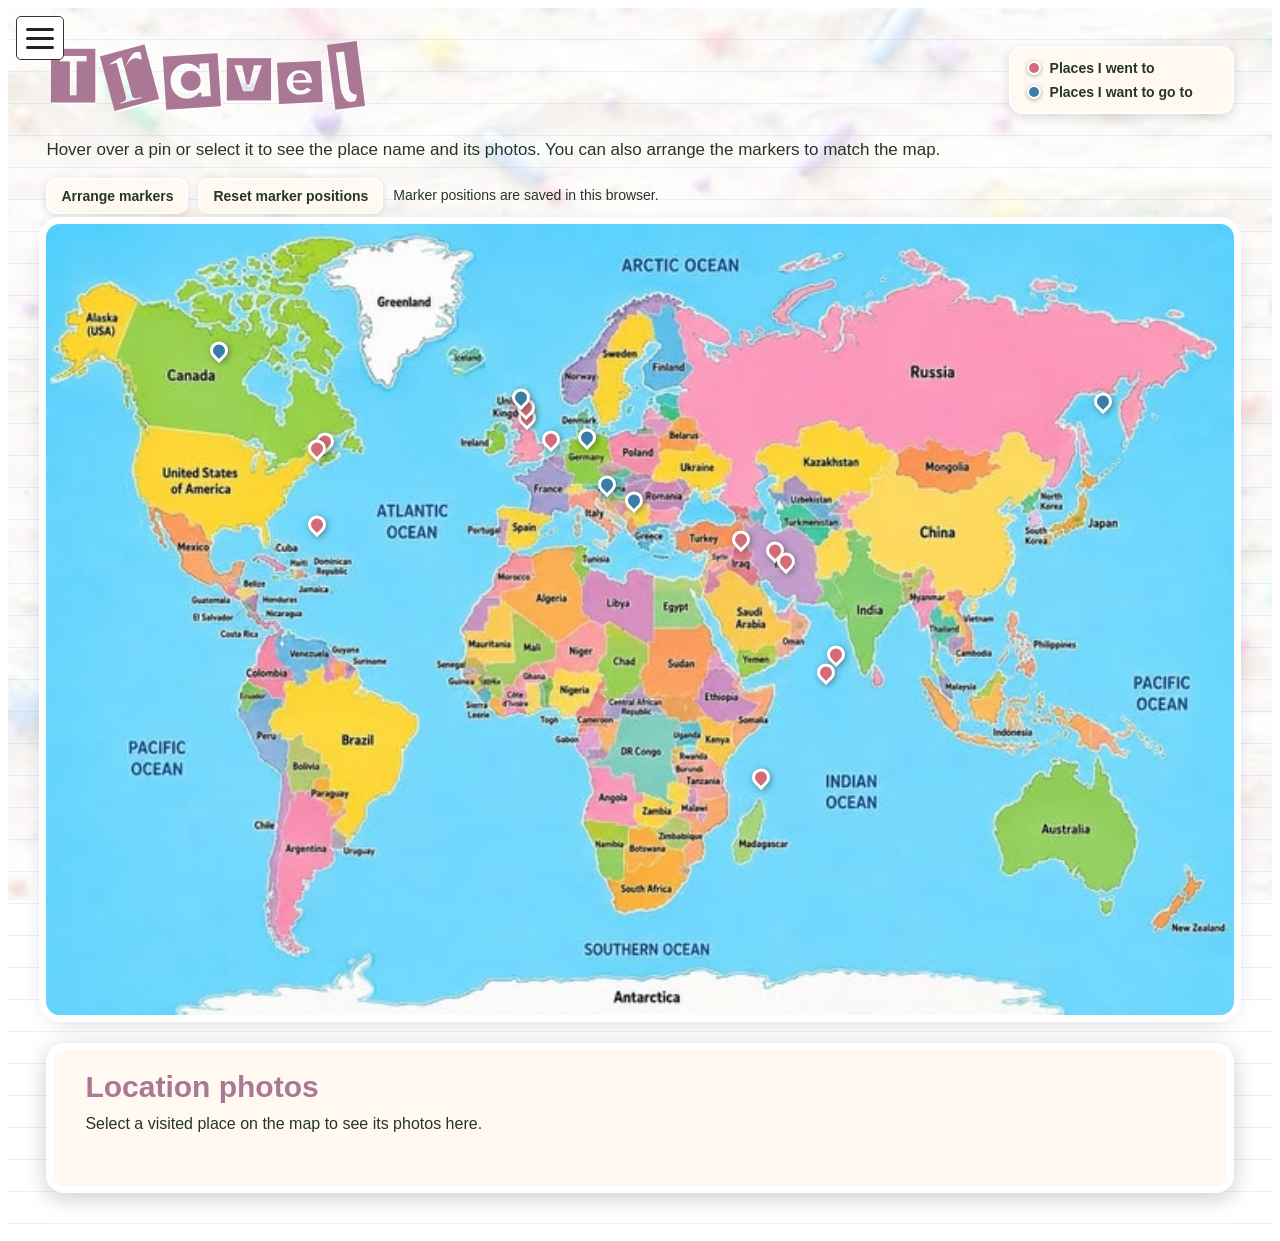
<file: travel.html>
<!DOCTYPE html>
<html lang="en">
<head>
<title>Travel | My Wonderland</title>
<meta charset="UTF-8">
<meta name="viewport" content="width=device-width, initial-scale=1">
<link rel="stylesheet" href="style.css">
</head>
<body>

<div class="menu">
  <button class="menu-toggle" type="button" aria-label="Open menu" aria-expanded="false" aria-controls="site-menu">
    <span></span>
    <span></span>
    <span></span>
  </button>
  <nav id="site-menu" class="menu-panel" aria-label="Main menu" hidden>
    <a href="index.html">Home</a>
    <a href="about.html">About me</a>
    <a href="travel.html" aria-current="page">Travel</a>
    <a href="projects.html">My projects</a>
    <a href="skills.html">My skills and courses</a>
    <a href="scrapbook.html">My scrapbook</a>
    <a href="activities.html">Interactive activities</a>
    <a href="cool-things.html">Cool Things</a>
    <a href="contact.html">Contact me</a>
  </nav>
</div>

<main class="about-page travel-page" aria-labelledby="travel-title">
  <header class="travel-heading">
    <h1 id="travel-title">Travel</h1>
    <aside class="travel-legend" aria-label="Map legend">
      <p><span class="legend-dot visited-dot" aria-hidden="true"></span> Places I went to</p>
      <p><span class="legend-dot wishlist-dot" aria-hidden="true"></span> Places I want to go to</p>
    </aside>
  </header>
  <p class="travel-instructions">Hover over a pin or select it to see the place name and its photos. You can also arrange the markers to match the map.</p>
  <div class="travel-map-controls" aria-label="Map marker controls">
    <button class="travel-arrange-button" type="button" aria-pressed="false">Arrange markers</button>
    <button class="travel-reset-button" type="button">Reset marker positions</button>
    <p class="travel-map-status" aria-live="polite">Marker positions are saved in this browser.</p>
  </div>
  <div class="world-map" role="group" aria-label="World map with travel locations">
    <img class="world-map-art" src="travel-world-map-new.jpg" alt="Colorful political world map showing visited destinations and places Olivia wants to visit">
    <button class="travel-pin pin-london" type="button" aria-label="London, United Kingdom" data-place="London, UK" data-status="visited" data-photos="travel-london-1.jpg,travel-london-2.jpg,travel-london-3.jpg,travel-london-4.jpg,travel-london-5.jpg,travel-london-6.jpg,travel-london-7.jpg,travel-london-8.jpg,travel-london-9.jpg" aria-pressed="false"><span class="pin-dot"></span><span class="pin-label">London, UK</span></button>
    <button class="travel-pin pin-birmingham" type="button" aria-label="Birmingham, United Kingdom" data-place="Birmingham, UK" data-status="visited" data-photos="travel-birmingham-1.jpg,travel-birmingham-2.jpg,travel-birmingham-3.jpg,travel-birmingham-4.jpg,travel-birmingham-5.jpg,travel-birmingham-6.jpg,travel-birmingham-7.jpg,travel-birmingham-8.jpg,travel-birmingham-9.jpg" aria-pressed="false"><span class="pin-dot"></span><span class="pin-label">Birmingham, UK</span></button>
    <button class="travel-pin pin-paris" type="button" aria-label="Paris, France" data-place="Paris, France" data-status="visited" aria-pressed="false"><span class="pin-dot"></span><span class="pin-label">Paris, France</span></button>
    <button class="travel-pin pin-connecticut" type="button" aria-label="Connecticut, United States" data-place="Connecticut, USA" data-status="visited" aria-pressed="false"><span class="pin-dot"></span><span class="pin-label">Connecticut, USA</span></button>
    <button class="travel-pin pin-new-york" type="button" aria-label="New York, United States" data-place="New York, USA" data-status="visited" aria-pressed="false"><span class="pin-dot"></span><span class="pin-label">New York, USA</span></button>
    <button class="travel-pin pin-orlando" type="button" aria-label="Orlando, Florida, United States" data-place="Orlando, Florida, USA" data-status="visited" data-photos="travel-orlando-1.jpg,travel-orlando-2.jpg,travel-orlando-3.jpg,travel-orlando-4.jpg,travel-orlando-5.jpg,travel-orlando-6.jpg,travel-orlando-7.jpg,travel-orlando-8.jpg,travel-orlando-9.jpg,travel-orlando-10.jpg,travel-orlando-11.jpg,travel-orlando-12.jpg,travel-orlando-13.jpg" aria-pressed="false"><span class="pin-dot"></span><span class="pin-label">Orlando, Florida</span></button>
    <button class="travel-pin pin-uae" type="button" aria-label="United Arab Emirates" data-place="UAE" data-status="visited" aria-pressed="false"><span class="pin-dot"></span><span class="pin-label">UAE</span></button>
    <button class="travel-pin pin-saudi" type="button" aria-label="Saudi Arabia" data-place="Saudi Arabia" data-status="visited" aria-pressed="false"><span class="pin-dot"></span><span class="pin-label">Saudi Arabia</span></button>
    <button class="travel-pin pin-oman" type="button" aria-label="Oman" data-place="Oman" data-status="visited" aria-pressed="false"><span class="pin-dot"></span><span class="pin-label">Oman</span></button>
    <button class="travel-pin pin-sri-lanka" type="button" aria-label="Sri Lanka" data-place="Sri Lanka" data-status="visited" aria-pressed="false"><span class="pin-dot"></span><span class="pin-label">Sri Lanka</span></button>
    <button class="travel-pin pin-maldives" type="button" aria-label="Maldives" data-place="Maldives" data-status="visited" aria-pressed="false"><span class="pin-dot"></span><span class="pin-label">Maldives</span></button>
    <button class="travel-pin pin-mauritius" type="button" aria-label="Mauritius" data-place="Mauritius" data-status="visited" aria-pressed="false"><span class="pin-dot"></span><span class="pin-label">Mauritius</span></button>
    <button class="travel-pin wishlist-pin pin-germany" type="button" aria-label="Germany, a place I want to visit" data-place="Germany" data-status="wishlist" aria-pressed="false"><span class="pin-dot"></span><span class="pin-label">Germany</span></button>
    <button class="travel-pin wishlist-pin pin-italy" type="button" aria-label="Italy, a place I want to visit" data-place="Italy" data-status="wishlist" aria-pressed="false"><span class="pin-dot"></span><span class="pin-label">Italy</span></button>
    <button class="travel-pin wishlist-pin pin-greece" type="button" aria-label="Greece, a place I want to visit" data-place="Greece" data-status="wishlist" aria-pressed="false"><span class="pin-dot"></span><span class="pin-label">Greece</span></button>
    <button class="travel-pin wishlist-pin pin-japan" type="button" aria-label="Japan, a place I want to visit" data-place="Japan" data-status="wishlist" aria-pressed="false"><span class="pin-dot"></span><span class="pin-label">Japan</span></button>
    <button class="travel-pin wishlist-pin pin-canada" type="button" aria-label="Canada, a place I want to visit" data-place="Canada" data-status="wishlist" aria-pressed="false"><span class="pin-dot"></span><span class="pin-label">Canada</span></button>
    <button class="travel-pin wishlist-pin pin-scotland" type="button" aria-label="Scotland, a place I want to visit" data-place="Scotland" data-status="wishlist" aria-pressed="false"><span class="pin-dot"></span><span class="pin-label">Scotland</span></button>
  </div>
  <section class="travel-gallery" aria-live="polite" aria-atomic="true">
    <h2 class="travel-gallery-title">Location photos</h2>
    <p class="travel-gallery-message">Select a visited place on the map to see its photos here.</p>
    <div class="travel-gallery-photos" aria-label="Photos from this location"></div>
  </section>
</main>

<script src="script.js"></script>
</body>
</html>
</file>
<file: style.css>
@font-face {
    font-family: "Poland Canned Into Kaito";
    src: url("PolandCannedIntoKaito-G3ErD.otf") format("opentype");
    font-display: swap;
}

body {
    font-family: "Poland Canned Into Kaito", sans-serif;
}

#welcome-screen[hidden],
#site-content[hidden] {
    display: none;
}

.welcome-screen {
    position: fixed;
    inset: 0;
    z-index: 20;
    display: grid;
    place-items: center;
    overflow: hidden;
    background: url("jpg.jpg") center / cover no-repeat;
}

.welcome-card {
    display: grid;
    justify-items: center;
    gap: 28px;
    padding: 24px;
}

.welcome-stage {
    position: relative;
    width: min(94vw, 760px);
    height: min(62vh, 420px);
    min-height: 360px;
    outline: none;
}

.welcome-disc {
    position: absolute;
    top: 50%;
    left: 50%;
    display: grid;
    width: min(76vw, 340px);
    aspect-ratio: 1;
    place-items: center;
    transform: translate(-50%, -50%);
    transition: transform 2s cubic-bezier(0.75, 0.45, 0.05, 1);
    border: 2px solid #fff;
    border-radius: 50%;
    box-shadow: 0 0 24px #0006, inset 0 0 18px #0006;
}

.welcome-image {
    position: absolute;
    inset: 0;
    width: 100%;
    height: 100%;
    border-radius: 50%;
    object-fit: cover;
    transform: rotate(270deg);
}

.welcome-title {
    position: absolute;
    inset: 0;
    width: 100%;
    height: 100%;
    overflow: visible;
    animation: welcome-title-spin 32s linear infinite;
}

.welcome-title text {
    fill: #fff;
    font-family: Arial, Helvetica, sans-serif;
    font-size: 17px;
    letter-spacing: 2px;
    paint-order: stroke;
    stroke: #4b3029;
    stroke-width: 1.5px;
}

.welcome-popout {
    position: absolute;
    top: 50%;
    left: 50%;
    display: grid;
    align-content: center;
    width: min(34vw, 230px);
    min-height: 112px;
    padding: 14px;
    border: 2px solid #fff;
    border-radius: 18px;
    background: #fff8f4eF;
    box-shadow: 0 4px 18px #0005;
    color: #38242a;
    opacity: 0;
    text-align: center;
    transform: translate(-50%, -50%) scale(0.7);
    transition: transform 1.2s cubic-bezier(0.75, 0.45, 0.05, 1), opacity 0.5s ease;
}

.welcome-popout h2,
.welcome-popout p {
    margin: 4px 0;
    font: 16px Arial, Helvetica, sans-serif;
}

.welcome-popout h2 {
    font-size: 20px;
}

.welcome-stage:hover .welcome-disc,
.welcome-stage:focus .welcome-disc {
    transform: translate(calc(-50% - 145px), -50%);
}

.welcome-stage:hover .welcome-popout,
.welcome-stage:focus .welcome-popout {
    opacity: 1;
}

.welcome-stage:hover .popout-one,
.welcome-stage:focus .popout-one {
    transform: translate(16px, -165%) scale(1);
}

.welcome-stage:hover .popout-two,
.welcome-stage:focus .popout-two {
    transform: translate(16px, -50%) scale(1);
    transition-delay: 0.2s;
}

.welcome-stage:hover .popout-three,
.welcome-stage:focus .popout-three {
    transform: translate(16px, 65%) scale(1);
    transition-delay: 0.4s;
}

.start-button {
    display: flex;
    align-items: center;
    gap: 10px;
    width: min(290px, 82vw);
    height: 58px;
    padding: 7px 14px;
    overflow: hidden;
    border: 2px solid #fff;
    border-radius: 32px;
    background: #fff5f8;
    box-shadow: 0 4px 16px #0005;
    color: #38242a;
    cursor: pointer;
    font: 600 16px Arial, Helvetica, sans-serif;
}

.start-button:focus-visible {
    outline: 3px solid #7b4f81;
    outline-offset: 4px;
}

.start-cake {
    display: block;
    flex: 0 0 auto;
    font-family: Arial, Helvetica, sans-serif;
    font-size: 34px;
    line-height: 1;
}

.start-label {
    flex: 1;
    overflow: hidden;
    white-space: nowrap;
}

.start-label span {
    display: inline-block;
    animation: welcome-marquee 14s linear infinite;
}

@keyframes welcome-marquee {
    from { transform: translateX(100%); }
    to { transform: translateX(-100%); }
}

@keyframes welcome-title-spin {
    to { transform: rotate(360deg); }
}

header {
    background-image: url("tenor.gif");
    background-size: cover;
    background-position: center;
    background-repeat: no-repeat;

    min-height: 180px;
    padding: 60px 20px;
    text-align: center;
    color: white;

}

.home-banner {
    min-height: 180px;
    padding: 28px 20px;
    background-image: url("tenor.gif");
    background-size: cover;
    background-position: center;
    background-repeat: no-repeat;
    text-align: center;
    color: white;
}

.home-banner h1 {
    margin: 0;
    font-family: "Poland Canned Into Kaito", sans-serif;
    font-size: clamp(44px, 9vw, 88px);
    text-shadow: 2px 3px 5px #2229;
}

.home-banner > p {
    margin: 8px 0 0;
    color: #fff;
    font: 600 18px/1.4 Arial, Helvetica, sans-serif;
    text-shadow: 1px 2px 4px #222;
}

.homepage-banner-decoration {
    width: 100%;
    height: 70px;
    overflow: hidden;
}

.homepage-banner-decoration img {
    display: block;
    width: 100%;
    height: 100%;
    object-fit: cover;
    object-position: center;
}

header h1 {
    font-size: clamp(44px, 9vw, 88px);
}

.rainbow-title span {
    display: inline-block;
}

.rainbow-title span:nth-child(6n + 1) { color: #f4a6b8; }
.rainbow-title span:nth-child(6n + 2) { color: #f7c99b; }
.rainbow-title span:nth-child(6n + 3) { color: #f6e7a1; }
.rainbow-title span:nth-child(6n + 4) { color: #b9dfc5; }
.rainbow-title span:nth-child(6n + 5) { color: #a9dbe8; }
.rainbow-title span:nth-child(6n) { color: #cbb7e8; }

.scrapbook-title {
    display: flex;
    justify-content: center;
    align-items: center;
    flex-wrap: wrap;
    gap: 2px;
    font-family: Impact, "Arial Black", sans-serif;
    font-size: clamp(30px, 7vw, 64px);
    line-height: 1.5;
}

.scrapbook-title span:not(.space) {
    display: inline-block;
    color: var(--c);
    transform: rotate(var(--r));
    background: white;
    padding: 0 5px;
    border: 2px solid #333;
    box-shadow: 2px 3px 0 #333;
    text-shadow: 1px 1px 0 #fff;
}

.scrapbook-title .space {
    width: 10px;
}
.menu {
    position: fixed;
    top: 16px;
    left: 16px;
    z-index: 10;
    font-family: Arial, Helvetica, sans-serif;
}

.menu-toggle {
    display: flex;
    width: 48px;
    height: 44px;
    flex-direction: column;
    justify-content: center;
    gap: 6px;
    padding: 9px;
    border: 1px solid #333;
    border-radius: 5px;
    background: #fff;
    cursor: pointer;
}

.menu-toggle span {
    display: block;
    width: 100%;
    height: 3px;
    border-radius: 2px;
    background: #222;
}

.menu-toggle:focus-visible,
.menu-panel a:focus-visible {
    outline: 3px solid #00b4d8;
    outline-offset: 3px;
}

.menu-panel {
    display: grid;
    min-width: 220px;
    margin-top: 8px;
    padding: 8px;
    border-radius: 6px;
    background: #fff;
    box-shadow: 0 4px 16px #0004;
}

.menu-panel[hidden] {
    display: none;
}

.menu-panel a {
    padding: 10px 12px;
    border-radius: 4px;
    color: #222;
    font-size: 16px;
    text-decoration: none;
}

.menu-panel a:hover {
    background: #eee;
}

.pointer-effects {
    position: fixed;
    inset: 0;
    z-index: 1001;
    overflow: hidden;
    pointer-events: none;
}

.pointer-particle {
    position: absolute;
    line-height: 1;
    user-select: none;
    animation: pointer-particle-float var(--particle-duration) ease-out forwards;
}

@keyframes pointer-particle-float {
    from {
        opacity: 0.9;
        transform: translate(-50%, -50%) scale(1);
    }
    to {
        opacity: 0;
        transform: translate(calc(-50% + var(--particle-x)), calc(-50% + var(--particle-y))) scale(0.35) rotate(25deg);
    }
}

* {
    box-sizing: border-box;
}

.panel-layout {
    display: grid;
    grid-template-columns: minmax(140px, 1fr) minmax(0, 2fr) minmax(140px, 1fr);
    gap: 20px;
    min-height: 100vh;
    padding: 24px;
    background: url("jpg.jpg") center / cover no-repeat;
}

.homepage-content {
    position: relative;
    isolation: isolate;
    min-height: calc(100vh - 180px);
    padding: clamp(24px, 5vw, 64px);
    overflow: hidden;
    background: #fff;
    color: #3d3a40;
    font-family: Arial, Helvetica, sans-serif;
}

.homepage-stickers {
    position: absolute;
    inset: 0;
    z-index: -1;
    pointer-events: none;
}

.homepage-stickers img {
    position: absolute;
    width: 42px;
    height: 42px;
    object-fit: contain;
    opacity: 0.78;
}

.homepage-stickers img:nth-child(1) { top: 4%; left: 1%; }
.homepage-stickers img:nth-child(2) { top: 8%; right: 2%; }
.homepage-stickers img:nth-child(3) { top: 20%; right: 1%; }
.homepage-stickers img:nth-child(4) { top: 31%; left: 2%; }
.homepage-stickers img:nth-child(5) { top: 39%; left: 1%; }
.homepage-stickers img:nth-child(6) { top: 50%; right: 2%; }
.homepage-stickers img:nth-child(7) { top: 59%; right: 1%; }
.homepage-stickers img:nth-child(8) { top: 68%; left: 2%; }
.homepage-stickers img:nth-child(9) { top: 77%; left: 1%; }
.homepage-stickers img:nth-child(10) { top: 84%; right: 2%; }
.homepage-stickers img:nth-child(11) { top: 92%; right: 1%; }
.homepage-stickers img:nth-child(12) { top: 95%; left: 2%; }

.homepage-flower-stars {
    position: absolute;
    inset: 0;
    z-index: -1;
    overflow: hidden;
    pointer-events: none;
}

.homepage-flower-stars span {
    position: absolute;
    color: #d9a9c7;
    font: 34px/1 Georgia, serif;
    opacity: 0.68;
    text-shadow: 0 1px 2px #fff;
}

.homepage-flower-stars span:nth-child(4n + 1) { color: #d99fba; }
.homepage-flower-stars span:nth-child(4n + 2) { color: #a99bd0; }
.homepage-flower-stars span:nth-child(4n + 3) { color: #a7c8b0; }
.homepage-flower-stars span:nth-child(4n) { color: #e3c47f; }

.homepage-flower-stars span:nth-child(1) { top: 7%; left: 12%; }
.homepage-flower-stars span:nth-child(2) { top: 13%; right: 13%; }
.homepage-flower-stars span:nth-child(3) { top: 23%; left: 5%; }
.homepage-flower-stars span:nth-child(4) { top: 29%; right: 6%; }
.homepage-flower-stars span:nth-child(5) { top: 38%; left: 12%; }
.homepage-flower-stars span:nth-child(6) { top: 46%; right: 10%; }
.homepage-flower-stars span:nth-child(7) { top: 55%; left: 5%; }
.homepage-flower-stars span:nth-child(8) { top: 62%; right: 5%; }
.homepage-flower-stars span:nth-child(9) { top: 70%; left: 12%; }
.homepage-flower-stars span:nth-child(10) { top: 77%; right: 12%; }
.homepage-flower-stars span:nth-child(11) { top: 84%; left: 5%; }
.homepage-flower-stars span:nth-child(12) { top: 91%; right: 5%; }
.homepage-flower-stars span:nth-child(13) { top: 18%; left: 3%; font-size: 24px; }
.homepage-flower-stars span:nth-child(14) { top: 34%; right: 3%; font-size: 25px; }
.homepage-flower-stars span:nth-child(15) { top: 66%; left: 3%; font-size: 26px; }
.homepage-flower-stars span:nth-child(16) { top: 88%; right: 3%; font-size: 24px; }

.homepage-profile {
    position: relative;
    z-index: 1;
    display: grid;
    grid-template-columns: minmax(150px, 190px) minmax(0, 1fr);
    align-items: start;
    gap: clamp(16px, 2.5vw, 24px);
    width: min(100%, 620px);
    margin: 0 auto;
}

.homepage-photo {
    display: block;
    width: 100%;
    aspect-ratio: 1;
    filter: drop-shadow(0 0 2px #fff) drop-shadow(0 0 2px #fff) drop-shadow(0 4px 5px #37303b33);
    object-fit: cover;
    transform: rotate(270deg);
    -webkit-mask-image: url("https://i.postimg.cc/wjyjCPqz/911-sin-t-tulo-20240530174102.png");
    -webkit-mask-size: 100% 100%;
    -webkit-mask-repeat: no-repeat;
    -webkit-mask-position: center;
    mask-image: url("https://i.postimg.cc/wjyjCPqz/911-sin-t-tulo-20240530174102.png");
    mask-size: 100% 100%;
    mask-repeat: no-repeat;
    mask-position: center;
}

.homepage-photo-column {
    min-width: 0;
}

.homepage-bio {
    min-width: 0;
    max-width: 430px;
    text-align: center;
}

.homepage-name-row {
    display: flex;
    min-width: 0;
    align-items: center;
    justify-content: center;
    flex-wrap: wrap;
    gap: 12px;
}

.homepage-bio h2 {
    margin: 0;
    color: #7f6484;
    font: 700 40px/1.1 "Poland Canned Into Kaito", Georgia, serif;
}

.homepage-name-decoration {
    display: block;
    width: clamp(70px, 12vw, 115px);
    height: auto;
    flex: 0 1 auto;
    object-fit: contain;
}

.homepage-bio h2 span {
    display: inline-block;
    margin: 0 0.12em;
    color: #c28eaa;
    font-family: Georgia, serif;
    font-size: 0.65em;
    vertical-align: 0.12em;
}

.homepage-details {
    margin: 10px 0 18px;
    color: #5b565e;
    font-size: 15px;
    font-weight: 600;
}

.homepage-details span {
    margin: 0 6px;
    color: #a17d9f;
}

.homepage-tagline {
    position: relative;
    display: flex;
    min-height: 64px;
    max-width: 340px;
    margin: 0 auto;
    align-items: center;
    justify-content: center;
    padding: 12px 34px;
    border: 3px solid #a8c5df;
    border-radius: 14px;
    background: #eef4fa;
    box-shadow: 0 3px 10px #566a7b22;
    text-align: center;
}

.homepage-tagline p {
    margin: 0;
    color: #465d73;
    font: 700 clamp(15px, 2vw, 19px)/1.35 Arial, Helvetica, sans-serif;
}

.homepage-flower {
    position: absolute;
    top: -13px;
    color: #d89bb5;
    font: 24px/1 Georgia, serif;
    text-shadow: 1px 1px 0 #fff;
}

.homepage-flower-left {
    left: 12px;
}

.homepage-flower-right {
    right: 12px;
    color: #a4c8ac;
}

.homepage-interests {
    max-width: 390px;
    margin: 18px auto 0;
    color: #514d55;
    font-size: clamp(14px, 1.7vw, 17px);
    line-height: 1.55;
    text-align: center;
}

.homepage-after-profile {
    display: flex;
    min-height: clamp(100px, 13vw, 150px);
    margin: 8px 0 0;
    align-items: center;
    justify-content: center;
}

.homepage-after-profile img {
    display: block;
    width: 100%;
    height: clamp(100px, 13vw, 150px);
    object-fit: contain;
}

.homepage-welcome {
    position: relative;
    z-index: 1;
    width: min(100%, 760px);
    margin: 0 auto;
    padding: clamp(56px, 7vw, 64px) clamp(24px, 5vw, 44px) clamp(24px, 5vw, 44px);
    border: 3px solid #d6c5db;
    border-radius: 18px;
    background: #fff;
    box-shadow: 0 6px 20px #4035481f;
    text-align: center;
}

.homepage-welcome-heading {
    display: flex;
    align-items: center;
    justify-content: center;
    gap: 12px;
    margin-bottom: 14px;
}

.homepage-welcome-deer {
    display: none;
}

.homepage-welcome-decoration {
    position: absolute;
    top: 59px;
    left: calc(50% + 160px);
    z-index: 2;
    display: block;
    width: 56px;
    height: 64px;
    object-fit: contain;
    pointer-events: none;
}

.homepage-welcome h2 {
    margin: 0;
    color: #7f6484;
    font: 700 clamp(30px, 5vw, 44px)/1.1 "Poland Canned Into Kaito", Georgia, serif;
    letter-spacing: 0.08em;
}

.homepage-welcome p {
    max-width: 620px;
    margin: 0 auto;
    color: #514d55;
    font: 17px/1.7 Arial, Helvetica, sans-serif;
}

.middle-panels {
    display: grid;
    grid-template-rows: repeat(2, minmax(240px, 1fr));
    gap: 20px;
}

.text-panel {
    border-width: 7px;
    border-style: solid;
    border-image: url("https://i.imgur.com/8xftJ3v.gif") 7 fill round;
    padding: 20px;
    color: #333;
    font-family: Arial, Helvetica, sans-serif;
    font-size: 18px;
}

.side-panel {
    background-color: #f4d7e3;
}

.middle-panel-one {
    background-color: #d9e9f7;
    border-width: 7px;
    border-style: solid;
    border-image-source: url("https://i.imgur.com/ROjUrNz.gif");
    border-image-slice: 6 fill;
    border-image-repeat: round;
}

.middle-panel-one h2 {
    margin: 0 0 12px;
    font-size: 1.35em;
}

.middle-panel-two {
    background-color: #e4d9f2;
}

.cool-things-page {
    max-width: 1100px;
    margin: 0 auto;
}

.cool-things-section {
    margin-top: 24px;
    padding: 24px;
    border: 7px solid;
    border-image: url("https://i.imgur.com/8xftJ3v.gif") 7 fill round;
    background-color: #f8f0e8;
    box-shadow: 0 4px 16px #0002;
}

.cool-things-section h2 {
    margin: 0 0 16px;
    color: #aa7894;
    font-size: clamp(24px, 3vw, 34px);
}

.cool-things-grid {
    display: grid;
    grid-template-columns: repeat(auto-fit, minmax(min(100%, 210px), 1fr));
    gap: 14px;
}

.cool-thing-link {
    display: flex;
    min-height: 64px;
    align-items: center;
    justify-content: center;
    padding: 14px 18px;
    border: 1px solid #78917b;
    border-radius: 10px;
    background: #fff9;
    color: #263529;
    font-size: 18px;
    text-align: center;
    text-decoration: none;
    overflow-wrap: anywhere;
    transition: background-color 160ms ease, transform 160ms ease;
}

.cool-thing-link:hover {
    background: #dcebdc;
    transform: translateY(-2px);
}

.cool-thing-link:focus-visible {
    outline: 3px solid #31553b;
    outline-offset: 3px;
}

.text-panel p {
    margin: 0;
}

.about-page {
    position: relative;
    min-height: 100vh;
    padding: 22px clamp(14px, 3vw, 44px) 40px;
    background-image:
        repeating-linear-gradient(to bottom, transparent 0 31px, #b9cce04d 31px 32px),
        linear-gradient(#ffffff66, #ffffff66),
        url("jpg.jpg");
    background-position: 0 0, 0 0, center;
    background-size: auto, auto, cover;
    background-attachment: scroll, scroll, fixed;
    scroll-margin-top: 20px;
    color: #263529;
    font-family: Arial, Helvetica, sans-serif;
}

.about-scrapbook-stickers {
    position: absolute;
    inset: 0;
    z-index: 2;
    overflow: hidden;
    pointer-events: none;
}

.about-scrapbook-stickers span {
    position: absolute;
    color: #c99fba;
    font: 20px/1 Georgia, serif;
    opacity: 0.78;
    text-shadow: 0 1px 2px #fff;
}

.about-scrapbook-stickers span:nth-child(4n + 1) { color: #c597b6; }
.about-scrapbook-stickers span:nth-child(4n + 2) { color: #d899a9; }
.about-scrapbook-stickers span:nth-child(4n + 3) { color: #90ad8b; }
.about-scrapbook-stickers span:nth-child(4n) { color: #bea676; }
.about-scrapbook-stickers span:nth-child(1) { top: 11%; left: 2%; transform: rotate(-14deg); }
.about-scrapbook-stickers span:nth-child(2) { top: 25%; right: 2%; transform: rotate(12deg); }
.about-scrapbook-stickers span:nth-child(3) { top: 39%; left: 2%; transform: rotate(10deg); }
.about-scrapbook-stickers span:nth-child(4) { top: 52%; right: 2%; transform: rotate(-12deg); }
.about-scrapbook-stickers span:nth-child(5) { top: 64%; left: 2%; transform: rotate(8deg); }
.about-scrapbook-stickers span:nth-child(6) { top: 76%; right: 2%; transform: rotate(-10deg); }
.about-scrapbook-stickers span:nth-child(7) { top: 88%; left: 2%; transform: rotate(-8deg); }
.about-scrapbook-stickers span:nth-child(8) { top: 96%; right: 3%; transform: rotate(14deg); }
.about-scrapbook-stickers span:nth-child(9) { top: 18%; right: 3%; transform: rotate(8deg); }
.about-scrapbook-stickers span:nth-child(10) { top: 33%; left: 3%; transform: rotate(-8deg); }
.about-scrapbook-stickers span:nth-child(11) { top: 70%; left: 3%; transform: rotate(12deg); }
.about-scrapbook-stickers span:nth-child(12) { top: 83%; right: 3%; transform: rotate(-14deg); }
.about-scrapbook-stickers span:nth-child(13) { top: 7%; right: 15%; font-size: 14px; transform: rotate(12deg); }
.about-scrapbook-stickers span:nth-child(14) { top: 14%; left: 15%; font-size: 25px; transform: rotate(-8deg); }
.about-scrapbook-stickers span:nth-child(15) { top: 21%; right: 12%; font-size: 23px; filter: hue-rotate(45deg) saturate(.7); transform: rotate(8deg); }
.about-scrapbook-stickers span:nth-child(16) { top: 28%; left: 14%; font-size: 17px; transform: rotate(-12deg); }
.about-scrapbook-stickers span:nth-child(17) { top: 35%; right: 16%; font-size: 25px; transform: rotate(12deg); }
.about-scrapbook-stickers span:nth-child(18) { top: 42%; left: 13%; font-size: 15px; transform: rotate(-10deg); }
.about-scrapbook-stickers span:nth-child(19) { top: 49%; right: 14%; font-size: 19px; transform: rotate(8deg); }
.about-scrapbook-stickers span:nth-child(20) { top: 56%; left: 15%; font-size: 24px; filter: hue-rotate(100deg) saturate(.65); transform: rotate(-8deg); }
.about-scrapbook-stickers span:nth-child(21) { top: 63%; right: 15%; font-size: 16px; transform: rotate(14deg); }
.about-scrapbook-stickers span:nth-child(22) { top: 69%; left: 13%; font-size: 26px; transform: rotate(-12deg); }
.about-scrapbook-stickers span:nth-child(23) { top: 75%; right: 14%; font-size: 18px; transform: rotate(10deg); }
.about-scrapbook-stickers span:nth-child(24) { top: 81%; left: 14%; font-size: 22px; filter: hue-rotate(170deg) saturate(.7); transform: rotate(-8deg); }
.about-scrapbook-stickers span:nth-child(25) { top: 87%; right: 15%; font-size: 15px; transform: rotate(12deg); }
.about-scrapbook-stickers span:nth-child(26) { top: 93%; left: 14%; font-size: 25px; transform: rotate(-14deg); }
.about-scrapbook-stickers span:nth-child(27) { top: 17%; right: 4%; font-size: 15px; transform: rotate(-8deg); }
.about-scrapbook-stickers span:nth-child(28) { top: 31%; left: 4%; font-size: 22px; filter: hue-rotate(235deg) saturate(.65); transform: rotate(10deg); }
.about-scrapbook-stickers span:nth-child(29) { top: 46%; right: 4%; font-size: 24px; transform: rotate(-10deg); }
.about-scrapbook-stickers span:nth-child(30) { top: 60%; left: 4%; font-size: 14px; transform: rotate(12deg); }
.about-scrapbook-stickers span:nth-child(31) { top: 73%; right: 4%; font-size: 21px; filter: hue-rotate(300deg) saturate(.7); transform: rotate(-8deg); }
.about-scrapbook-stickers span:nth-child(32) { top: 90%; left: 4%; font-size: 18px; transform: rotate(10deg); }
.about-scrapbook-stickers span:nth-child(33) { top: 23%; left: 8%; font-size: 13px; transform: rotate(-10deg); }
.about-scrapbook-stickers span:nth-child(34) { top: 54%; right: 8%; font-size: 26px; transform: rotate(8deg); }
.about-scrapbook-stickers span:nth-child(35) { top: 78%; left: 8%; font-size: 17px; filter: hue-rotate(75deg) saturate(.7); transform: rotate(-12deg); }
.about-scrapbook-stickers span:nth-child(36) { top: 97%; right: 9%; font-size: 22px; filter: hue-rotate(200deg) saturate(.7); transform: rotate(10deg); }

.about-heading {
    position: relative;
    display: flex;
    align-items: flex-start;
    justify-content: space-between;
    margin-bottom: 10px;
}

.about-heading h1 {
    margin: 8px 0;
    background: linear-gradient(110deg, #d889a9 0%, #e7ae83 24%, #d7c46f 45%, #8eb89a 65%, #8ab9cf 82%, #b19bd0 100%);
    background-clip: text;
    -webkit-background-clip: text;
    color: transparent;
    font-family: "Poland Canned Into Kaito", sans-serif;
    font-size: clamp(34px, 5.5vw, 58px);
    text-shadow: 1px 2px #fff;
}

.travel-heading h1 {
    margin: 16px 0;
    color: #aa7894;
    font-family: "Poland Canned Into Kaito", sans-serif;
    font-size: clamp(42px, 7vw, 72px);
    text-shadow: 1px 2px #fff;
}

.travel-heading {
    display: flex;
    align-items: flex-start;
    justify-content: space-between;
    gap: 20px;
    min-height: 0;
    padding: 0;
    background: none;
    color: inherit;
    text-align: left;
}

.travel-legend {
    display: grid;
    gap: 8px;
    min-width: 225px;
    margin: 16px 0 0;
    padding: 12px 16px;
    border: 2px solid #fff;
    border-radius: 14px;
    background: #fff9f2;
    box-shadow: 0 3px 12px #0002;
    color: #263529;
    font: 600 14px Arial, Helvetica, sans-serif;
}

.travel-legend p {
    display: flex;
    align-items: center;
    gap: 9px;
    margin: 0;
}

.legend-dot {
    width: 14px;
    height: 14px;
    flex: 0 0 14px;
    border: 2px solid #fff;
    border-radius: 50%;
    box-shadow: 0 1px 4px #0005;
}

.visited-dot {
    background: #d46b78;
}

.wishlist-dot {
    background: #397ca8;
}

.travel-instructions {
    margin: 0 0 18px;
    font-size: 17px;
}

.travel-map-controls {
    display: flex;
    align-items: center;
    flex-wrap: wrap;
    gap: 10px;
    margin: 0 0 10px;
}

.travel-map-controls button {
    padding: 8px 13px;
    border: 2px solid #fff;
    border-radius: 10px;
    background: #fff9f2;
    box-shadow: 0 2px 8px #0002;
    color: #263529;
    font: 600 14px Arial, Helvetica, sans-serif;
    cursor: pointer;
}

.travel-map-controls button:hover,
.travel-map-controls button:focus-visible,
.travel-arrange-button[aria-pressed="true"] {
    background: #dcebdc;
}

.travel-map-status {
    margin: 0;
    font: 14px/1.4 Arial, Helvetica, sans-serif;
}

.skills-heading {
    min-height: 0;
    margin-bottom: 28px;
    padding: 0;
    background: none;
    color: #263529;
    text-align: left;
}

.skills-heading h1 {
    margin: 16px 0 8px;
    color: #aa7894;
    font-family: "Poland Canned Into Kaito", sans-serif;
    font-size: clamp(38px, 6vw, 68px);
    text-shadow: 1px 2px #fff;
}

.skills-heading p {
    margin: 0;
    font-size: 18px;
}

.skills-content {
    display: grid;
    grid-template-columns: repeat(2, minmax(0, 1fr));
    gap: clamp(18px, 3vw, 32px);
}

.skills-card {
    min-height: 300px;
    padding: clamp(20px, 3vw, 32px);
    border: 7px solid #fff;
    border-radius: 20px;
    background: #f7e4e9;
    box-shadow: 0 5px 22px #0003;
}

.courses-card {
    background: #e4d9f2;
}

.skills-card h2 {
    margin: 0 0 16px;
    color: #aa7894;
    font-family: "Poland Canned Into Kaito", sans-serif;
    font-size: clamp(25px, 3.5vw, 36px);
}

.skills-placeholder {
    margin: 0;
    font: 16px/1.6 Arial, Helvetica, sans-serif;
}

.collection-heading {
    margin-bottom: 28px;
    color: #263529;
}

.collection-heading h1 {
    margin: 16px 0 8px;
    color: #aa7894;
    font-family: "Poland Canned Into Kaito", sans-serif;
    font-size: clamp(38px, 6vw, 68px);
    text-shadow: 1px 2px #fff;
}

.collection-heading p {
    margin: 0;
    font-size: 18px;
}

.collection-grid {
    display: grid;
    grid-template-columns: repeat(2, minmax(0, 1fr));
    gap: clamp(18px, 3vw, 32px);
}

.collection-card {
    min-width: 0;
    min-height: 240px;
    padding: clamp(20px, 3vw, 32px);
    border: 7px solid #fff;
    border-radius: 20px;
    background: #f7e4e9;
    box-shadow: 0 5px 22px #0003;
    color: #263529;
}

.collection-card-secondary {
    background: #e4d9f2;
}

.collection-card h2 {
    margin: 0 0 14px;
    color: #aa7894;
    font-family: "Poland Canned Into Kaito", sans-serif;
    font-size: clamp(25px, 3.5vw, 36px);
}

.collection-card p {
    margin: 0 0 18px;
    font: 16px/1.6 Arial, Helvetica, sans-serif;
}

.collection-link {
    display: inline-block;
    padding: 10px 16px;
    border: 2px solid #78917b;
    border-radius: 999px;
    background: #fff9f2;
    color: #31553b;
    font: 600 15px Arial, Helvetica, sans-serif;
    text-decoration: none;
}

.collection-link:hover,
.collection-link:focus-visible {
    background: #dcebdc;
}

.scrapbook-grid {
    grid-template-columns: repeat(auto-fit, minmax(min(100%, 280px), 1fr));
}

.scrapbook-card {
    min-height: 320px;
}

.contact-card {
    max-width: 720px;
    min-height: 0;
}

.contact-page .collection-heading {
    min-height: 0;
    padding: 0;
    background: none;
    color: #263529;
    text-align: left;
}

.contact-links {
    display: grid;
    grid-template-columns: repeat(auto-fit, minmax(min(100%, 260px), 1fr));
    gap: 18px;
}

.contact-link {
    display: grid;
    min-height: 112px;
    align-content: center;
    gap: 8px;
    padding: 20px 24px;
    border: 7px solid #fff;
    border-radius: 18px;
    background: #f7e4e9;
    box-shadow: 0 5px 18px #0002;
    color: #263529;
    text-decoration: none;
    transition: transform 0.2s ease, box-shadow 0.2s ease;
}

.contact-link:nth-child(even) {
    background: #e4d9f2;
}

.contact-link:hover,
.contact-link:focus-visible {
    transform: translateY(-3px);
    box-shadow: 0 8px 22px #0003;
}

.contact-link:focus-visible {
    outline: 3px solid #31553b;
    outline-offset: 3px;
}

.contact-platform {
    color: #31553b;
    font: 700 22px/1.2 Arial, Helvetica, sans-serif;
}

.contact-handle {
    font: 15px/1.4 Arial, Helvetica, sans-serif;
    overflow-wrap: anywhere;
}

.activities-heading {
    margin-bottom: 28px;
    color: #263529;
}

.activities-heading h1 {
    margin: 16px 0 8px;
    color: #aa7894;
    font-family: "Poland Canned Into Kaito", sans-serif;
    font-size: clamp(38px, 6vw, 68px);
    text-shadow: 1px 2px #fff;
}

.activities-heading p {
    margin: 0;
    font-size: 18px;
}

.activity-card {
    min-width: 0;
    padding: clamp(18px, 3vw, 30px);
    border: 7px solid #fff;
    border-radius: 20px;
    background: #f7e4e9;
    box-shadow: 0 5px 22px #0003;
    color: #263529;
}

.activity-card h2 {
    margin: 0 0 16px;
    color: #aa7894;
    font-family: "Poland Canned Into Kaito", sans-serif;
    font-size: clamp(25px, 3.5vw, 36px);
}

.crossword-card {
    background: #e4d9f2;
}

.crossword-embed {
    min-height: 520px;
    overflow: auto;
    border-radius: 12px;
    background: #fff;
    text-align: center;
}

.crossword-embed p {
    padding: 20px;
    font: 16px/1.5 Arial, Helvetica, sans-serif;
}

.crossword-embed a,
.forum-link {
    color: #31553b;
}

.activities-extras {
    display: grid;
    grid-template-columns: repeat(2, minmax(0, 1fr));
    gap: clamp(18px, 3vw, 32px);
    margin-top: 28px;
}

.flag-counter-card img {
    display: block;
    max-width: 100%;
    height: auto;
    border: 1px solid #ccc;
}

.flag-counter-card a {
    display: inline-block;
}

.forum-card {
    background: #e4d9f2;
}

.forum-card p {
    margin: 0 0 18px;
    font: 16px/1.6 Arial, Helvetica, sans-serif;
}

.forum-link {
    display: inline-block;
    padding: 10px 16px;
    border: 2px solid #78917b;
    border-radius: 999px;
    background: #fff9f2;
    font: 600 15px Arial, Helvetica, sans-serif;
    text-decoration: none;
}

.forum-link:hover,
.forum-link:focus-visible {
    background: #dcebdc;
}

.certificate-section {
    margin-top: 36px;
    padding: clamp(18px, 3vw, 32px);
    border: 7px solid #fff;
    border-radius: 20px;
    background: #fff9f2eF;
    box-shadow: 0 5px 22px #0003;
}

.certificate-heading {
    display: flex;
    align-items: center;
    justify-content: space-between;
    gap: 16px;
    margin-bottom: 18px;
}

.certificate-heading h2 {
    margin: 0;
    color: #aa7894;
    font-family: "Poland Canned Into Kaito", sans-serif;
    font-size: clamp(28px, 4vw, 40px);
}

.certificate-grid {
    display: grid;
    grid-template-columns: repeat(5, minmax(0, 1fr));
    gap: 16px;
}

.certificate-tile {
    min-width: 0;
    text-align: center;
}

.certificate-tile[hidden] {
    display: none;
}

.certificate-tile a {
    display: block;
    height: 100%;
    color: inherit;
    text-decoration: none;
}

.certificate-tile img {
    display: block;
    width: 100%;
    aspect-ratio: 1.4;
    border: 2px solid #fff;
    border-radius: 10px;
    background: #fff;
    box-shadow: 0 2px 8px #0002;
    object-fit: cover;
    object-position: top;
}

.certificate-tile a:hover img,
.certificate-tile a:focus-visible img {
    outline: 3px solid #78917b;
    outline-offset: 2px;
}

.certificate-tile h3 {
    margin: 10px 0 0;
    color: #aa7894;
    font: 600 15px/1.35 Arial, Helvetica, sans-serif;
}

.world-map {
    position: relative;
    width: 100%;
    overflow: visible;
    border-radius: 22px;
    box-shadow: 0 5px 22px #0003;
}

.world-map-art {
    display: block;
    width: 100%;
    height: auto;
    border-radius: 14px;
    box-shadow: 0 0 0 7px #fff;
}

.travel-pin {
    position: absolute;
    display: grid;
    justify-items: center;
    width: 30px;
    height: 18px;
    padding: 0;
    border: 0;
    background: transparent;
    cursor: pointer;
    transform: translate(-50%, -120%);
}

.world-map.is-arranging .travel-pin {
    cursor: grab;
    touch-action: none;
}

.world-map.is-arranging .travel-pin:active {
    z-index: 3;
    cursor: grabbing;
}

.world-map.is-arranging .travel-pin .pin-label {
    opacity: 1;
}

.pin-dot {
    position: relative;
    z-index: 1;
    width: 18px;
    height: 18px;
    border: 3px solid #fff;
    border-radius: 50% 50% 50% 0;
    background: #d46b78;
    box-shadow: 0 2px 6px #26352980;
    transform: rotate(-45deg);
    transition: transform 0.2s ease, background-color 0.2s ease;
}

.wishlist-pin .pin-dot {
    background: #397ca8;
}

.pin-label {
    position: absolute;
    bottom: calc(100% + 3px);
    left: 50%;
    z-index: 2;
    width: max-content;
    max-width: 190px;
    padding: 7px 10px;
    border: 1px solid #fff;
    border-radius: 8px;
    background: #fff9f2;
    box-shadow: 0 2px 8px #0003;
    color: #263529;
    font: 600 14px Arial, Helvetica, sans-serif;
    opacity: 0;
    pointer-events: none;
    transform: translate(-50%, 4px);
    transition: opacity 0.2s ease, transform 0.2s ease;
}

.travel-pin:hover .pin-dot,
.travel-pin:focus-visible .pin-dot {
    background: #547b57;
    transform: rotate(-45deg) scale(1.2);
}

.travel-pin.wishlist-pin:hover .pin-dot,
.travel-pin.wishlist-pin:focus-visible .pin-dot {
    background: #245878;
}

.travel-pin[aria-pressed="true"] .pin-dot {
    outline: 3px solid #fff;
    outline-offset: 2px;
}

.travel-pin:hover .pin-label,
.travel-pin:focus-visible .pin-label {
    opacity: 1;
    transform: translate(-50%, 0);
}

.travel-pin:focus-visible {
    outline: none;
}

.pin-london { left: 40.5%; top: 26%; }
.pin-birmingham { left: 40.4%; top: 24.8%; }
.pin-paris { left: 42.5%; top: 28.8%; }
.pin-connecticut { left: 23.5%; top: 29%; }
.pin-new-york { left: 22.8%; top: 30%; }
.pin-orlando { left: 22.8%; top: 39.5%; }
.pin-uae { left: 61.4%; top: 42.8%; }
.pin-saudi { left: 58.5%; top: 41.5%; }
.pin-oman { left: 62.3%; top: 44.2%; }
.pin-sri-lanka { left: 66.5%; top: 56%; }
.pin-maldives { left: 65.7%; top: 58.2%; }
.pin-mauritius { left: 60.2%; top: 71.5%; }
.pin-germany { left: 45.5%; top: 28.5%; }
.pin-italy { left: 47.2%; top: 34.5%; }
.pin-greece { left: 49.5%; top: 36.5%; }
.pin-japan { left: 89%; top: 24%; }
.pin-canada { left: 14.5%; top: 17.5%; }
.pin-scotland { left: 40%; top: 23.5%; }

.pin-london .pin-label { transform: translate(-100%, 4px); }
.pin-london:hover .pin-label,
.pin-london:focus-visible .pin-label { transform: translate(-100%, 0); }
.pin-birmingham .pin-label { transform: translate(0, 4px); }
.pin-birmingham:hover .pin-label,
.pin-birmingham:focus-visible .pin-label { transform: translate(0, 0); }
.pin-paris .pin-label { transform: translate(0, 4px); }
.pin-paris:hover .pin-label,
.pin-paris:focus-visible .pin-label { transform: translate(0, 0); }
.pin-new-york .pin-label,
.pin-saudi .pin-label,
.pin-italy .pin-label,
.pin-canada .pin-label { transform: translate(-100%, 4px); }
.pin-orlando .pin-label { transform: translate(0, 4px); }
.pin-new-york:hover .pin-label,
.pin-new-york:focus-visible .pin-label,
.pin-saudi:hover .pin-label,
.pin-saudi:focus-visible .pin-label,
.pin-italy:hover .pin-label,
.pin-italy:focus-visible .pin-label,
.pin-canada:hover .pin-label,
.pin-canada:focus-visible .pin-label { transform: translate(-100%, 0); }
.pin-orlando:hover .pin-label,
.pin-orlando:focus-visible .pin-label { transform: translate(0, 0); }
.pin-connecticut .pin-label,
.pin-oman .pin-label,
.pin-germany .pin-label,
.pin-scotland .pin-label { transform: translate(0, 4px); }
.pin-connecticut:hover .pin-label,
.pin-connecticut:focus-visible .pin-label,
.pin-oman:hover .pin-label,
.pin-oman:focus-visible .pin-label,
.pin-germany:hover .pin-label,
.pin-germany:focus-visible .pin-label,
.pin-scotland:hover .pin-label,
.pin-scotland:focus-visible .pin-label { transform: translate(0, 0); }

.travel-gallery {
    min-height: 150px;
    margin-top: 28px;
    padding: 20px clamp(16px, 3vw, 32px);
    border: 7px solid #fff;
    border-radius: 18px;
    background: #fff9f2;
    box-shadow: 0 5px 22px #0003;
    color: #263529;
}

.travel-gallery h2 {
    margin: 0 0 8px;
    color: #aa7894;
    font-size: clamp(22px, 3vw, 30px);
}

.travel-gallery p {
    margin: 0;
    font: 16px/1.5 Arial, Helvetica, sans-serif;
}

.travel-gallery-photos {
    display: grid;
    grid-template-columns: repeat(auto-fill, minmax(150px, 1fr));
    gap: 12px;
    margin-top: 16px;
}

.travel-gallery-photos:empty {
    display: none;
}

.travel-gallery-photos img {
    width: 100%;
    aspect-ratio: 4 / 3;
    border: 3px solid #fff;
    border-radius: 10px;
    object-fit: cover;
    box-shadow: 0 2px 8px #0002;
}

.about-profile {
    position: relative;
    width: clamp(112px, 14vw, 164px);
    aspect-ratio: 1;
    margin: 0 16px 0 10px;
    border: 4px solid #fff;
    border-radius: 50%;
    box-shadow: 0 4px 18px #0004;
    cursor: pointer;
}

.about-profile img {
    width: 100%;
    height: 100%;
    border-radius: 50%;
    object-fit: cover;
    transform: rotate(270deg);
    animation: about-photo-spin 28s linear infinite;
}

.profile-popouts {
    position: absolute;
    top: 50%;
    left: -12px;
    display: grid;
    gap: 10px;
    width: max-content;
    transform: translate(-100%, -50%);
}

.profile-popouts p {
    margin: 0;
    padding: 12px 16px;
    border: 2px solid #fff;
    border-radius: 14px;
    background: #fff8f4;
    box-shadow: 0 3px 12px #0003;
    font-weight: 700;
    opacity: 0;
    transition: opacity 0.3s ease, transform 0.4s ease;
    transform: translateX(12px);
}

.about-profile:hover .profile-popouts p,
.about-profile:focus .profile-popouts p {
    opacity: 1;
    transform: translateX(0);
}

.about-content {
    display: grid;
    grid-template-columns: minmax(0, 1.15fr) minmax(250px, 0.85fr);
    align-items: start;
    gap: 12px;
}

.about-left-column {
    display: grid;
    gap: 12px;
}

.about-right-column {
    display: grid;
    gap: 12px;
}

.extra-images-grid {
    display: grid;
    grid-template-columns: repeat(2, minmax(0, 1fr));
    gap: 8px;
}

.extra-images-grid img {
    display: block;
    width: min(100%, 180px);
    aspect-ratio: 1;
    justify-self: center;
    border: 2px dashed #78917b;
    border-radius: 10px;
    background: #fff9;
    object-fit: contain;
}

.about-card {
    --paper-tint: #f6e8f0;
    --tape-color: #e8c7dc;
    position: relative;
    padding: 16px;
    border: 0;
    border-radius: 3px;
    background-color: var(--paper-tint);
    background-image:
        repeating-linear-gradient(to bottom, transparent 0 30px, #a9c4dc55 30px 31px),
        linear-gradient(#ffffffa6, #ffffffa6);
    box-shadow: 2px 4px 10px #3c314026;
}

.about-card::before {
    position: absolute;
    top: -6px;
    left: 50%;
    width: 42px;
    height: 13px;
    background: var(--tape-color);
    content: "";
    opacity: 0.78;
    transform: translateX(-50%) rotate(-3deg);
}

.about-card:nth-child(3n + 2) {
    --paper-tint: #eaf1e3;
    --tape-color: #b9d7c1;
}

.about-card:nth-child(3n) {
    --paper-tint: #f7edcf;
    --tape-color: #ead39a;
}

.about-left-column > .about-card:nth-child(odd) {
    transform: rotate(-0.3deg);
}

.about-left-column > .about-card:nth-child(even) {
    transform: rotate(0.35deg);
}

.about-right-column > .about-card:nth-child(odd) {
    transform: rotate(0.3deg);
}

.about-right-column > .about-card:nth-child(even) {
    transform: rotate(-0.35deg);
}

.about-page .fandom-image,
.about-page .extra-images-grid img,
.about-page .movie-poster {
    border: 0;
    border-radius: 2px;
    box-shadow: 2px 3px 8px #3c314033;
}

.about-page .fandom-image {
    background: #fff9;
}

.about-page .fandom-tile {
    position: relative;
    gap: 5px;
    padding: 7px 7px 10px;
    background: #fff;
    box-shadow: 2px 3px 8px #3c314033;
}

.about-page .fandom-tile::before {
    position: absolute;
    top: -5px;
    left: 50%;
    z-index: 1;
    width: 11px;
    height: 11px;
    border: 1px solid #ffffffbd;
    border-radius: 50%;
    background: var(--pin-color, #e7abc1);
    box-shadow: 0 1px 3px #3335;
    content: "";
    transform: translateX(-50%);
}

.about-page .fandom-tile:nth-child(2n) {
    --pin-color: #9fc9b0;
}

.about-page .fandom-tile:nth-child(3n) {
    --pin-color: #e6cd82;
}

.about-page .fandom-tile:nth-child(odd) {
    transform: rotate(-1.5deg);
}

.about-page .fandom-tile:nth-child(even) {
    transform: rotate(1.5deg);
}

.about-page .fandom-image {
    width: min(100%, 112px);
    border: 6px solid #fff;
    box-shadow: none;
}

.about-page .fandom-tile p {
    font: 600 12px/1.2 Georgia, "Times New Roman", serif;
}

.about-page .about-card h2 {
    font-family: "Poland Canned Into Kaito", Georgia, cursive;
    text-shadow: 1px 1px #fff9;
}

.about-card h2 {
    margin: 0 0 10px;
    color: #aa7894;
    font-size: clamp(20px, 2.5vw, 29px);
    line-height: 1.15;
}

.about-page .introduction-card h2 { color: #c87e9e; font-family: Georgia, serif; font-style: italic; }
.about-page .house-card h2 { color: #72977b; }
.about-page .artists-card h2 { color: #b47d9c; font-family: Georgia, serif; font-style: italic; }
.about-page .fandom-card h2 { color: #718fb7; font-family: Georgia, serif; font-style: italic; }
.about-page .anime-card h2 { color: #b387bb; }
.about-page .special-mention-card h2 { color: #c987a5; }
.about-page > .anime-card h2 { color: #a58dbc; }
.about-page .movies-card h2 { color: #d29475; font-family: Georgia, serif; font-style: italic; }
.about-page .shows-card h2 { color: #799e89; }
.about-page .extra-images-card h2 { color: #bd9a56; font-family: Georgia, serif; font-style: italic; }

.about-page .movie-tile h3 {
    color: #a9789b;
    font: 600 13px/1.25 Georgia, "Times New Roman", serif;
}

.introduction-card p {
    margin: 6px 0;
    font-size: clamp(14px, 1.4vw, 17px);
    line-height: 1.35;
}

.house-card {
    display: grid;
    justify-items: center;
    text-align: center;
}

.house-card h2 {
    justify-self: stretch;
}

.house-crest {
    display: block;
    width: min(100%, 150px);
    max-height: 165px;
    object-fit: contain;
}

.house-card p {
    margin: 8px 0 0;
    color: #263529;
    font-size: 17px;
    font-weight: 700;
}

.artist-list {
    display: grid;
    grid-template-columns: repeat(2, minmax(0, 1fr));
    gap: 7px 12px;
    margin: 0;
    padding: 0;
    list-style: none;
    font-size: 14px;
}

.artist-button {
    width: 100%;
    padding: 7px 9px;
    border: 1px solid #78917b;
    border-radius: 8px;
    background: #fff9;
    color: #263529;
    cursor: pointer;
    font: inherit;
    text-align: left;
}

.artist-button:hover,
.artist-button[aria-pressed="true"] {
    background: #dcebdc;
}

.artist-button:focus-visible {
    outline: 3px solid #31553b;
    outline-offset: 2px;
}

.spotify-player {
    display: block;
    margin-top: 12px;
    border: 0;
    border-radius: 12px;
}

.fandom-grid {
    display: grid;
    grid-template-columns: repeat(2, minmax(0, 1fr));
    gap: 10px;
}

.fandom-tile {
    display: grid;
    justify-items: center;
    gap: 5px;
    margin: 0;
    text-align: center;
}

.fandom-image {
    width: min(100%, 150px);
    aspect-ratio: 1;
    border: 2px dashed #78917b;
    border-radius: 10px;
    background: #fff9;
    object-fit: cover;
}

.fandom-tile p {
    margin: 0;
    font-size: 15px;
}

.movies-heading {
    display: flex;
    align-items: center;
    justify-content: space-between;
    gap: 10px;
    margin-bottom: 12px;
}

.movies-heading h2 {
    margin: 0;
}

.movies-card,
.shows-card,
.anime-card {
    margin-top: 12px;
}

.about-right-column .anime-card {
    margin-top: 0;
}

.anime-grid {
    display: grid;
    grid-template-columns: repeat(5, minmax(0, 1fr));
    gap: 10px;
}

.special-mention-grid {
    grid-template-columns: minmax(0, 180px);
    justify-content: center;
}

.shows-heading {
    display: flex;
    align-items: center;
    justify-content: space-between;
    gap: 10px;
    margin-bottom: 12px;
}

.shows-heading h2 {
    margin: 0;
}

.movie-controls {
    display: flex;
    align-items: center;
    gap: 12px;
    font: 600 15px Arial, Helvetica, sans-serif;
}

.movie-page-button {
    display: grid;
    width: 34px;
    height: 34px;
    place-items: center;
    border: 1px solid #78917b;
    border-radius: 50%;
    background: #fff9;
    color: #263529;
    cursor: pointer;
    font-size: 24px;
}

.movie-page-button:disabled {
    cursor: default;
    opacity: 0.4;
}

.movie-page-button:focus-visible {
    outline: 3px solid #31553b;
    outline-offset: 3px;
}

.movie-page {
    display: grid;
    grid-template-columns: repeat(5, minmax(0, 1fr));
    gap: 10px;
}

.shows-page {
    display: grid;
    grid-template-columns: repeat(2, minmax(0, 1fr));
    gap: 12px;
    max-width: 600px;
    margin: 0 auto;
}

.movie-page[hidden] {
    display: none;
}

.shows-page[hidden] {
    display: none;
}

.movie-tile {
    min-width: 0;
    text-align: center;
}

.movie-poster {
    display: block;
    width: 100%;
    aspect-ratio: 2 / 3;
    overflow: hidden;
    border: 2px dashed #78917b;
    border-radius: 10px;
    object-fit: cover;
}

.movie-tile h3 {
    margin: 6px 0 0;
    color: #aa7894;
    font: 600 13px/1.25 Arial, Helvetica, sans-serif;
}

@keyframes about-photo-spin {
    from { transform: rotate(270deg); }
    to { transform: rotate(630deg); }
}

@media (prefers-reduced-motion: reduce) {
    .welcome-disc,
    .welcome-popout,
    .welcome-title,
    .start-label span,
    .about-profile img,
    .profile-popouts p {
        transition: none;
        animation: none;
    }
}

@media (max-width: 700px) {
    .welcome-card {
        gap: 14px;
        padding: 18px;
    }

    .welcome-stage {
        height: min(76vh, 590px);
        min-height: 0;
    }

    .welcome-disc {
        top: 175px;
        left: 50%;
        width: min(68vw, 300px);
    }

    .welcome-popout {
        top: auto;
        left: 50%;
        width: min(82vw, 320px);
        min-height: 82px;
        opacity: 1;
        transform: translate(-50%, 0) scale(1);
    }

    .popout-one {
        bottom: 210px;
    }

    .popout-two {
        bottom: 110px;
    }

    .popout-three {
        bottom: 10px;
    }

    .welcome-stage:hover .welcome-disc,
    .welcome-stage:focus .welcome-disc {
        transform: translate(-50%, -50%);
    }

    .welcome-stage:hover .popout-one,
    .welcome-stage:focus .popout-one,
    .welcome-stage:hover .popout-two,
    .welcome-stage:focus .popout-two,
    .welcome-stage:hover .popout-three,
    .welcome-stage:focus .popout-three {
        transform: translate(-50%, 0) scale(1);
    }

    .panel-layout {
        grid-template-columns: 1fr;
    }

    .homepage-content {
        padding: 24px 18px 40px;
    }

    .homepage-welcome {
        margin-top: 0;
        padding-top: 48px;
    }

    .homepage-welcome-deer {
        width: 42px;
        max-height: 48px;
    }

    .homepage-welcome-decoration {
        top: 43px;
        left: calc(50% + 120px);
        width: 42px;
        height: 48px;
    }

    .homepage-stickers img {
        width: 38px;
        height: 38px;
    }

    .homepage-flower-stars span {
        font-size: 22px;
        opacity: 0.55;
    }

    .homepage-flower-stars span:nth-child(13),
    .homepage-flower-stars span:nth-child(14),
    .homepage-flower-stars span:nth-child(15),
    .homepage-flower-stars span:nth-child(16) {
        font-size: 18px;
    }

    .homepage-profile {
        grid-template-columns: minmax(130px, 160px) minmax(0, 1fr);
        gap: 14px;
        width: min(100%, 560px);
    }

    .homepage-photo {
        border-width: 4px;
    }

    .homepage-details {
        font-size: 15px;
    }

    .homepage-tagline {
        min-height: 58px;
        padding: 12px 24px;
    }

    .homepage-flower {
        font-size: 20px;
    }

    .middle-panels {
        grid-template-rows: repeat(2, minmax(220px, auto));
    }

    .side-panel {
        min-height: 280px;
    }

    .about-page {
        padding: 18px 12px 32px;
        background-attachment: scroll;
    }

    .skills-content {
        grid-template-columns: 1fr;
    }

    .collection-grid {
        grid-template-columns: 1fr;
    }

    .activities-extras {
        grid-template-columns: 1fr;
    }

    .certificate-grid {
        grid-template-columns: repeat(3, minmax(0, 1fr));
    }

    .certificate-heading {
        align-items: flex-start;
    }

    .travel-heading {
        flex-direction: column;
        gap: 0;
    }

    .travel-legend {
        min-width: 0;
        margin-top: 0;
    }

    .world-map {
        margin-top: 24px;
    }

    .pin-label {
        font-size: 12px;
    }

    .about-profile {
        width: 112px;
        margin-right: 4px;
    }

    .profile-popouts {
        display: none;
    }

    .about-content {
        grid-template-columns: 1fr;
    }

    .about-left-column,
    .about-right-column {
        gap: 10px;
    }

    .about-card {
        padding: 13px;
    }

    .movie-page {
        grid-template-columns: repeat(3, minmax(0, 1fr));
    }

    .anime-grid {
        grid-template-columns: repeat(3, minmax(0, 1fr));
    }

    .shows-page {
        gap: 12px;
    }

    .fandom-grid {
        grid-template-columns: repeat(2, minmax(0, 1fr));
    }
}

@media (max-width: 440px) {
    .home-banner {
        min-height: 150px;
        padding: 24px 14px;
    }

    .homepage-content {
        padding-right: 14px;
        padding-left: 14px;
    }

    .homepage-profile {
        grid-template-columns: minmax(96px, 118px) minmax(0, 1fr);
        gap: 10px;
        width: calc(100% - 56px);
    }

    .homepage-bio h2 {
        font-size: clamp(22px, 7vw, 30px);
    }

    .homepage-name-row {
        gap: 6px;
    }

    .homepage-name-decoration {
        width: clamp(42px, 14vw, 58px);
    }

    .homepage-details {
        margin: 7px 0 10px;
        font-size: 11px;
    }

    .homepage-details span {
        margin: 0 3px;
    }

    .homepage-tagline {
        min-height: 50px;
        padding: 9px 18px;
    }

    .homepage-tagline p {
        font-size: 12px;
    }

    .homepage-flower {
        font-size: 17px;
    }

    .homepage-interests {
        margin-top: 12px;
        font-size: 12px;
        line-height: 1.45;
    }

    .homepage-stickers img {
        width: 24px;
        height: 24px;
    }

    .about-page {
        padding: 14px 10px 28px;
    }

    .about-heading {
        align-items: center;
        gap: 8px;
    }

    .about-heading h1 {
        font-size: clamp(30px, 9vw, 42px);
    }

    .about-profile {
        width: 92px;
        margin: 0 4px;
    }

    .about-card {
        padding: 11px;
    }

    .house-crest {
        width: min(100%, 120px);
        max-height: 135px;
    }

    .about-scrapbook-stickers span {
        font-size: 16px;
    }

    .movie-page {
        grid-template-columns: repeat(2, minmax(0, 1fr));
    }

    .anime-grid {
        grid-template-columns: repeat(2, minmax(0, 1fr));
    }

    .certificate-grid {
        grid-template-columns: repeat(2, minmax(0, 1fr));
    }
}
</file>
